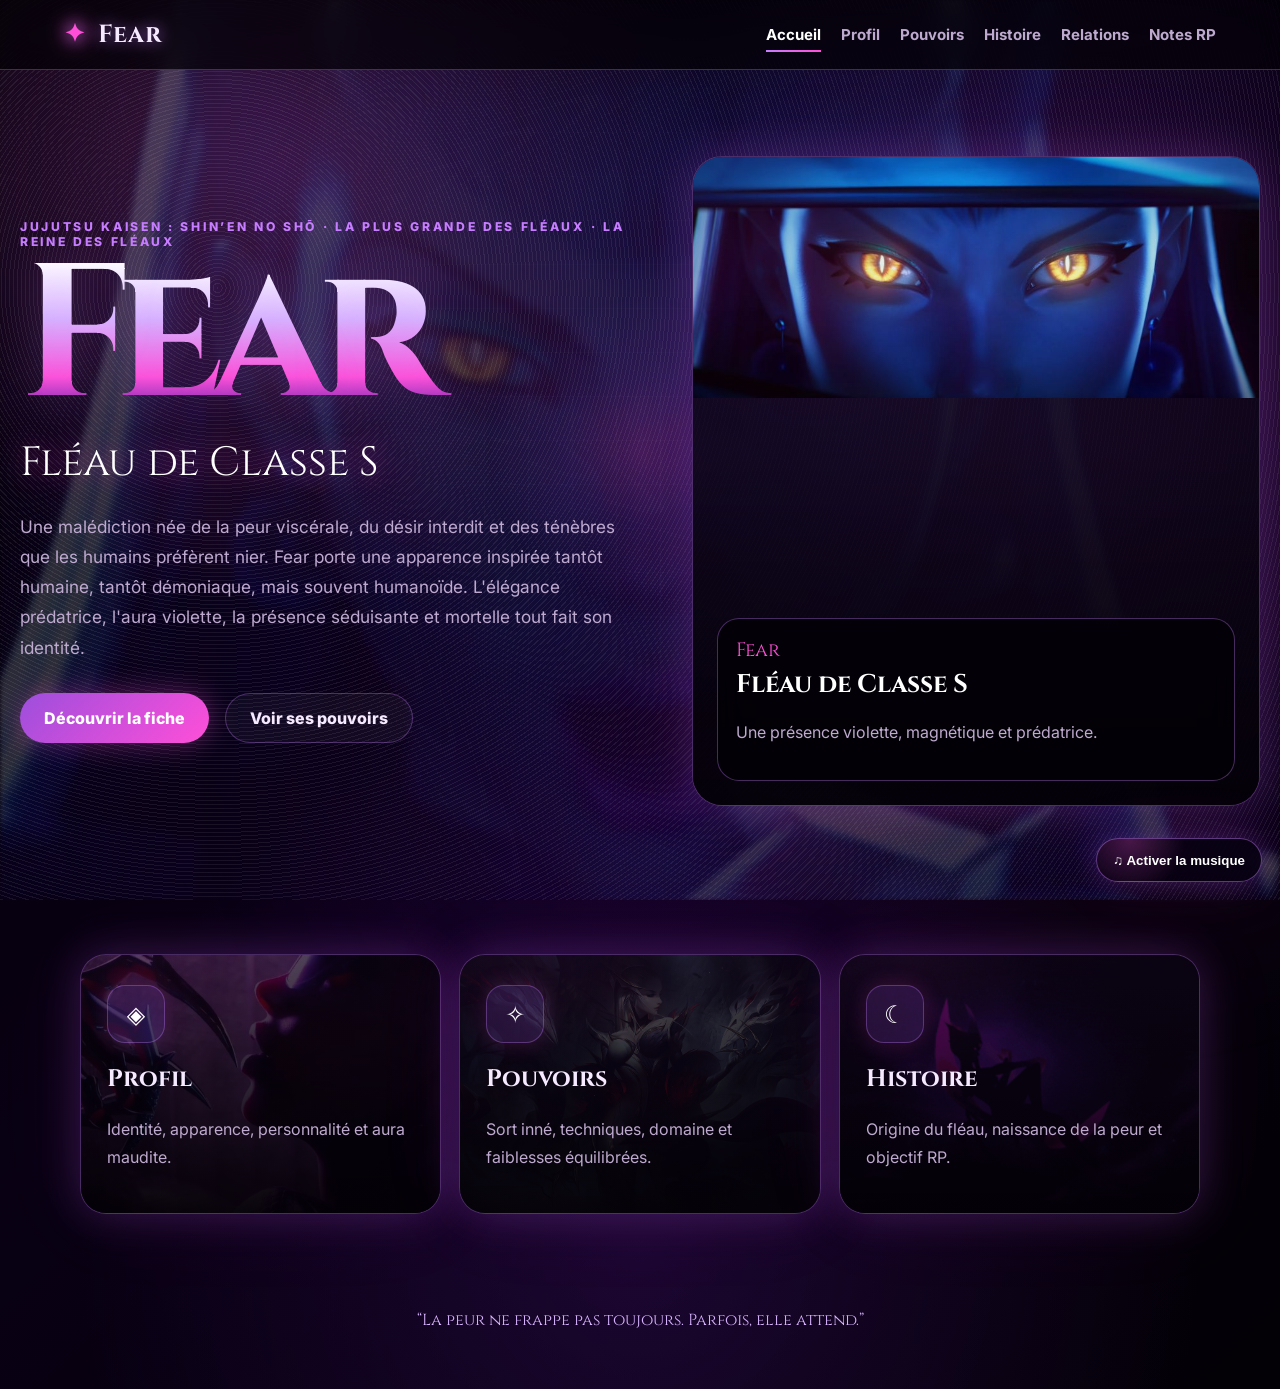
<file: index.html>
<!DOCTYPE html>
<html lang="fr">
<head>
  <meta charset="UTF-8" />
  <meta name="viewport" content="width=device-width, initial-scale=1.0" />
  <link rel="stylesheet" href="assets/css/style.css" />
  <script defer src="assets/js/main.js"></script>
  <title>Fear — Fléau Classe S</title>
</head>
<body data-page="accueil">
  <audio id="bg-music" loop>
  <source src="assets/audio/musique_fear.m4a" type="audio/mp4">
</audio>

<button class="music-toggle" id="music-toggle" type="button">
  ♫ Activer la musique
</button>
  <div class="animated-bg"><img src="assets/image/Gif2_Fear_Accueil.gif" alt=""></div>
  <div class="cursor-aura"></div>
  <div class="void-layer"></div>
  <div class="noise"></div>
  <header class="site-header">
    <a class="brand" href="index.html">
      <span class="brand-mark">✦</span>
      <span>Fear</span>
    </a>

    <button class="menu-btn" aria-label="Ouvrir le menu">☰</button>

    <nav class="nav">
      <a href="index.html">Accueil</a>
      <a href="profil.html">Profil</a>
      <a href="pouvoirs.html">Pouvoirs</a>
      <a href="histoire.html">Histoire</a>
      <a href="relations.html">Relations</a>
      <a href="notes-rp.html">Notes RP</a>
    </nav>
  </header>

  <main class="hero page-enter">
    <section class="hero-text">
      <p class="eyebrow">Jujutsu Kaisen : Shin’en no Shō · La plus Grande des Fléaux · La Reine des Fléaux</p>
      <h1>Fear</h1>
      <p class="subtitle">Fléau de Classe S</p>
      <p class="lead">Une malédiction née de la peur viscérale, du désir interdit et des ténèbres que les humains préfèrent nier. Fear porte une apparence inspirée tantôt humaine, tantôt démoniaque, mais souvent humanoïde. L'élégance prédatrice, l'aura violette, la présence séduisante et mortelle tout fait son identité.</p>
      <div class="hero-actions">
        <a class="btn primary" href="profil.html">Découvrir la fiche</a>
        <a class="btn ghost" href="pouvoirs.html">Voir ses pouvoirs</a>
      </div>
    </section>

    <aside class="hero-visual reveal tilt-card">
      <img src="assets/image/IMG_Fear_Accueil.jpg" alt="Apparence principale de Fear">
      <div class="visual-caption">
        <span>Fear</span>
        <strong>Fléau de Classe S</strong>
        <p>Une présence violette, magnétique et prédatrice.</p>
      </div>
    </aside>
  </main>

  <section class="container cards-grid">
    <a class="feature-card image-card reveal" href="profil.html">
      <img src="assets/image/IMG_fear_Sexy.jpg" alt="">
      <div><span class="icon">◈</span><h2>Profil</h2><p>Identité, apparence, personnalité et aura maudite.</p></div>
    </a>
    <a class="feature-card image-card reveal" href="pouvoirs.html">
      <img src="assets/image/IMG1_Fear_Aura.jpg" alt="">
      <div><span class="icon">✧</span><h2>Pouvoirs</h2><p>Sort inné, techniques, domaine et faiblesses équilibrées.</p></div>
    </a>
    <a class="feature-card image-card reveal" href="histoire.html">
      <img src="assets/image/Gif3_Fear_Obscure.gif" alt="">
      <div><span class="icon">☾</span><h2>Histoire</h2><p>Origine du fléau, naissance de la peur et objectif RP.</p></div>
    </a>
  </section>

  <footer class="footer">“La peur ne frappe pas toujours. Parfois, elle attend.”</footer>
</body>
</html>
</file>
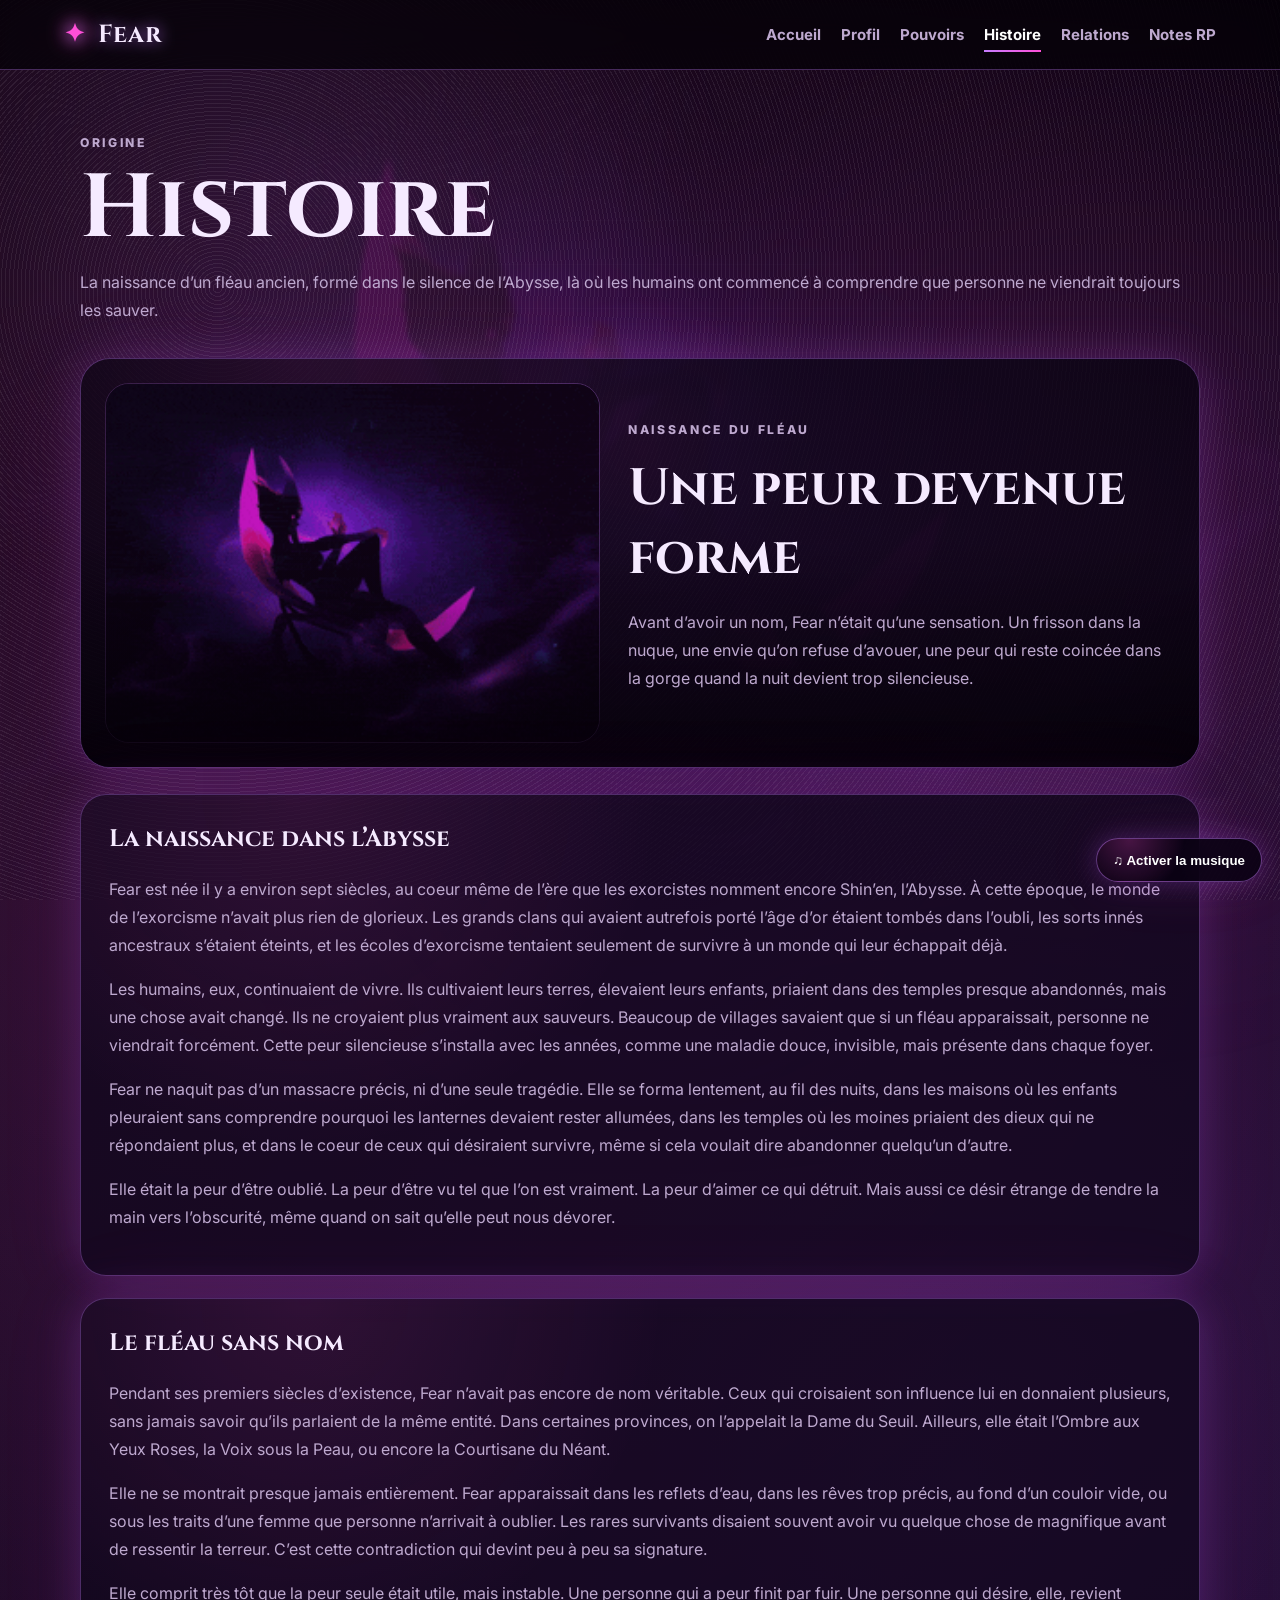
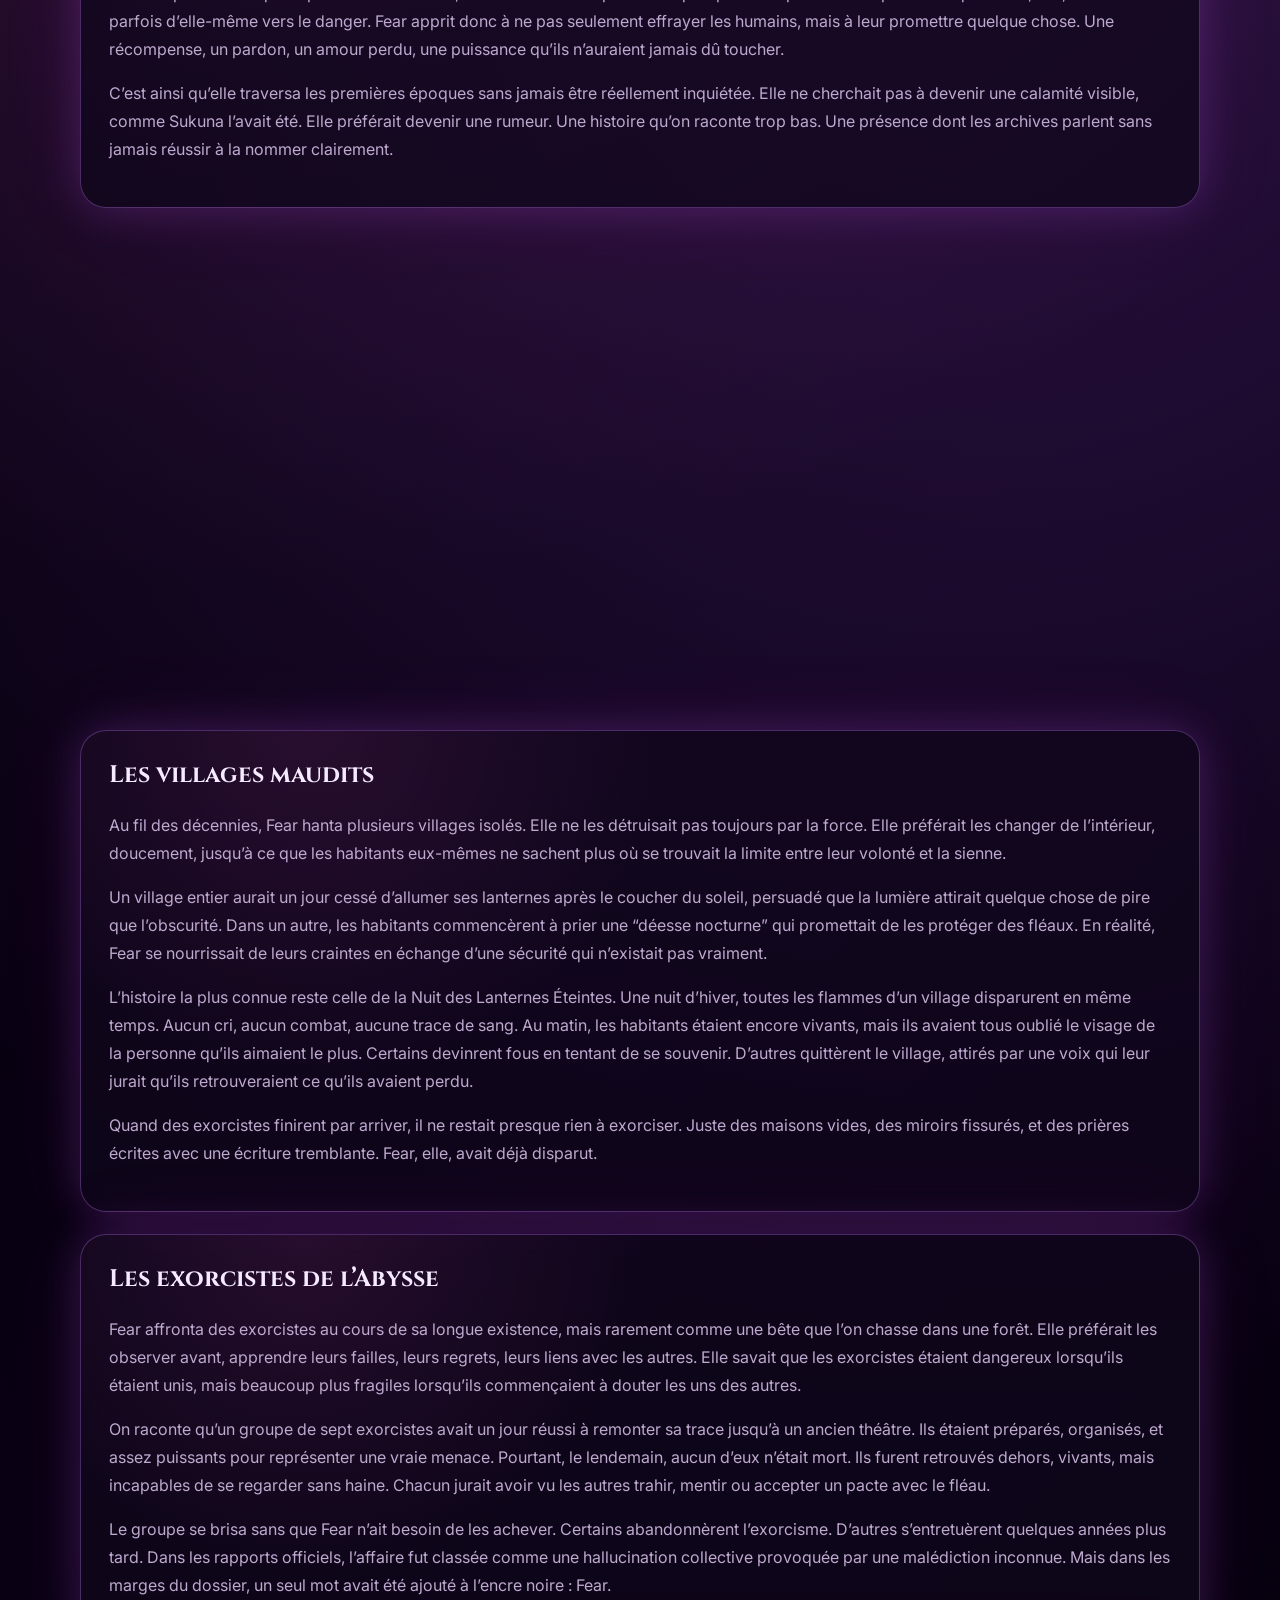
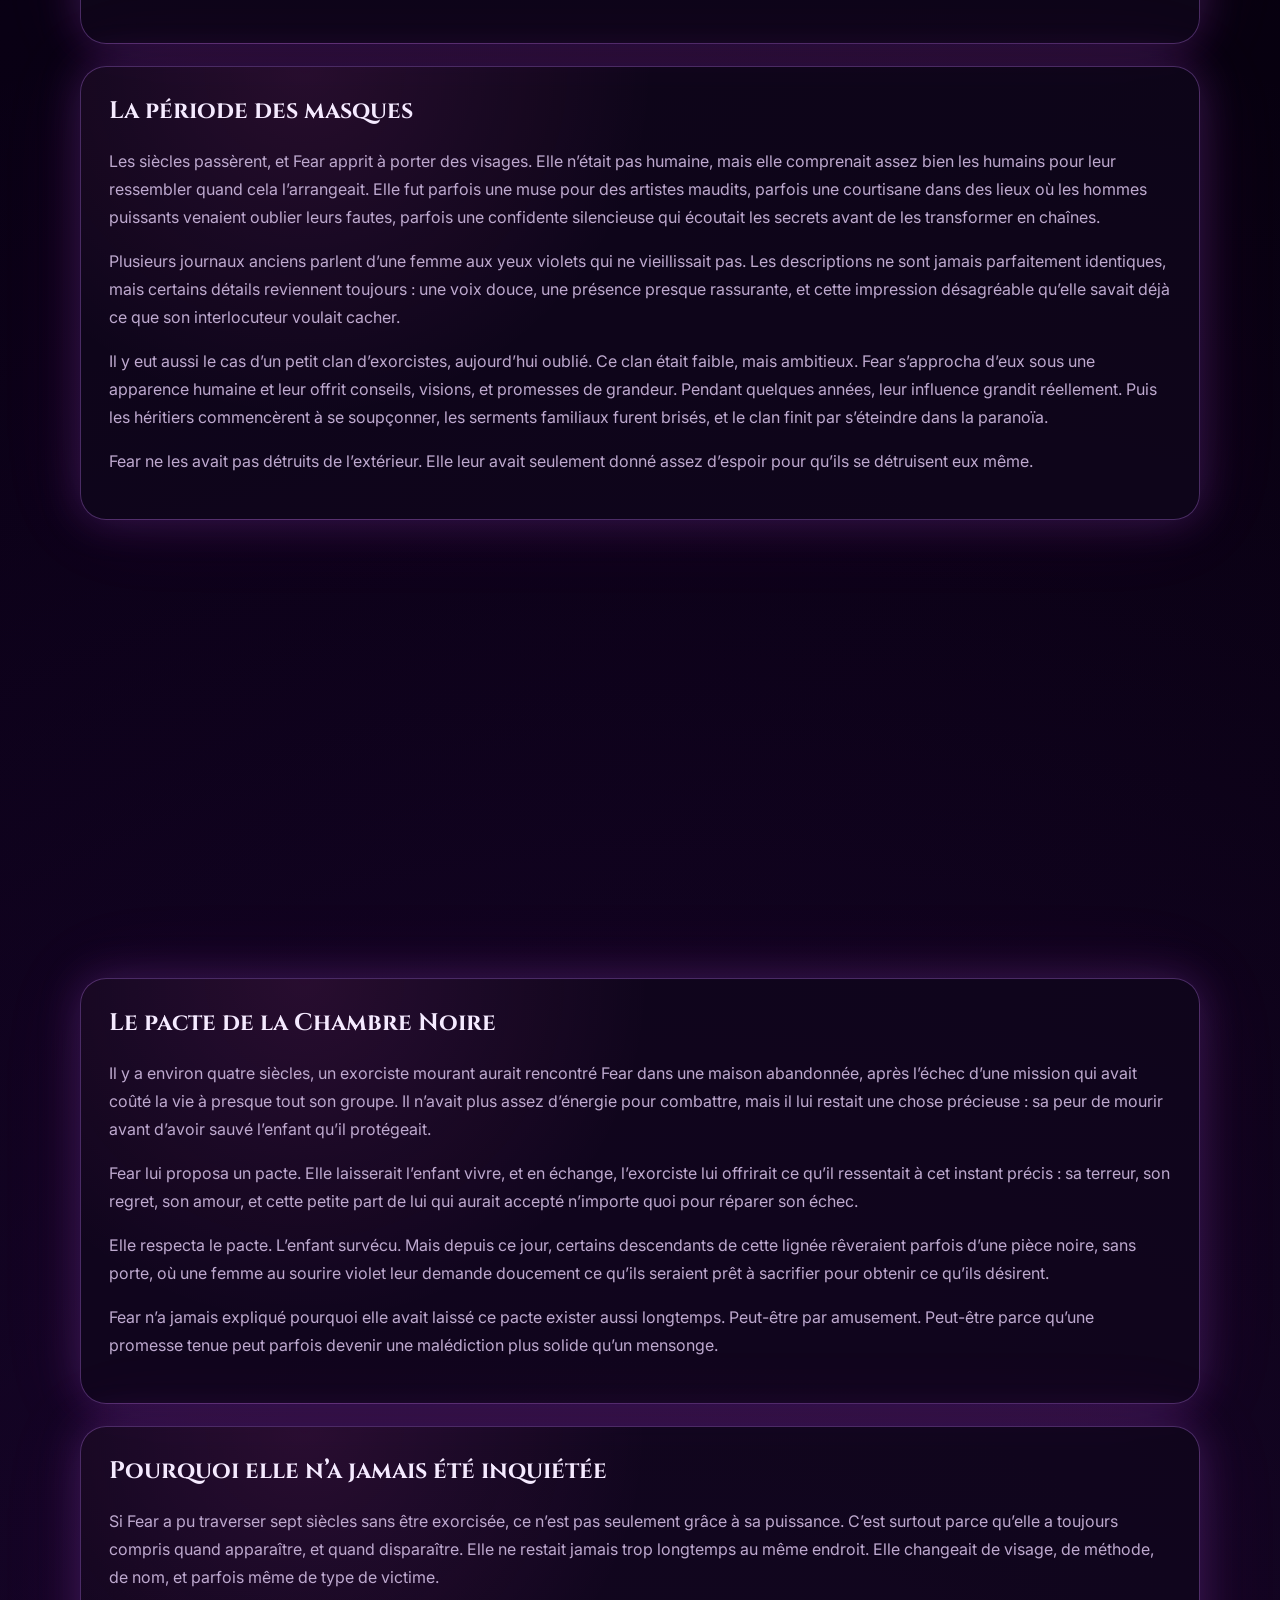
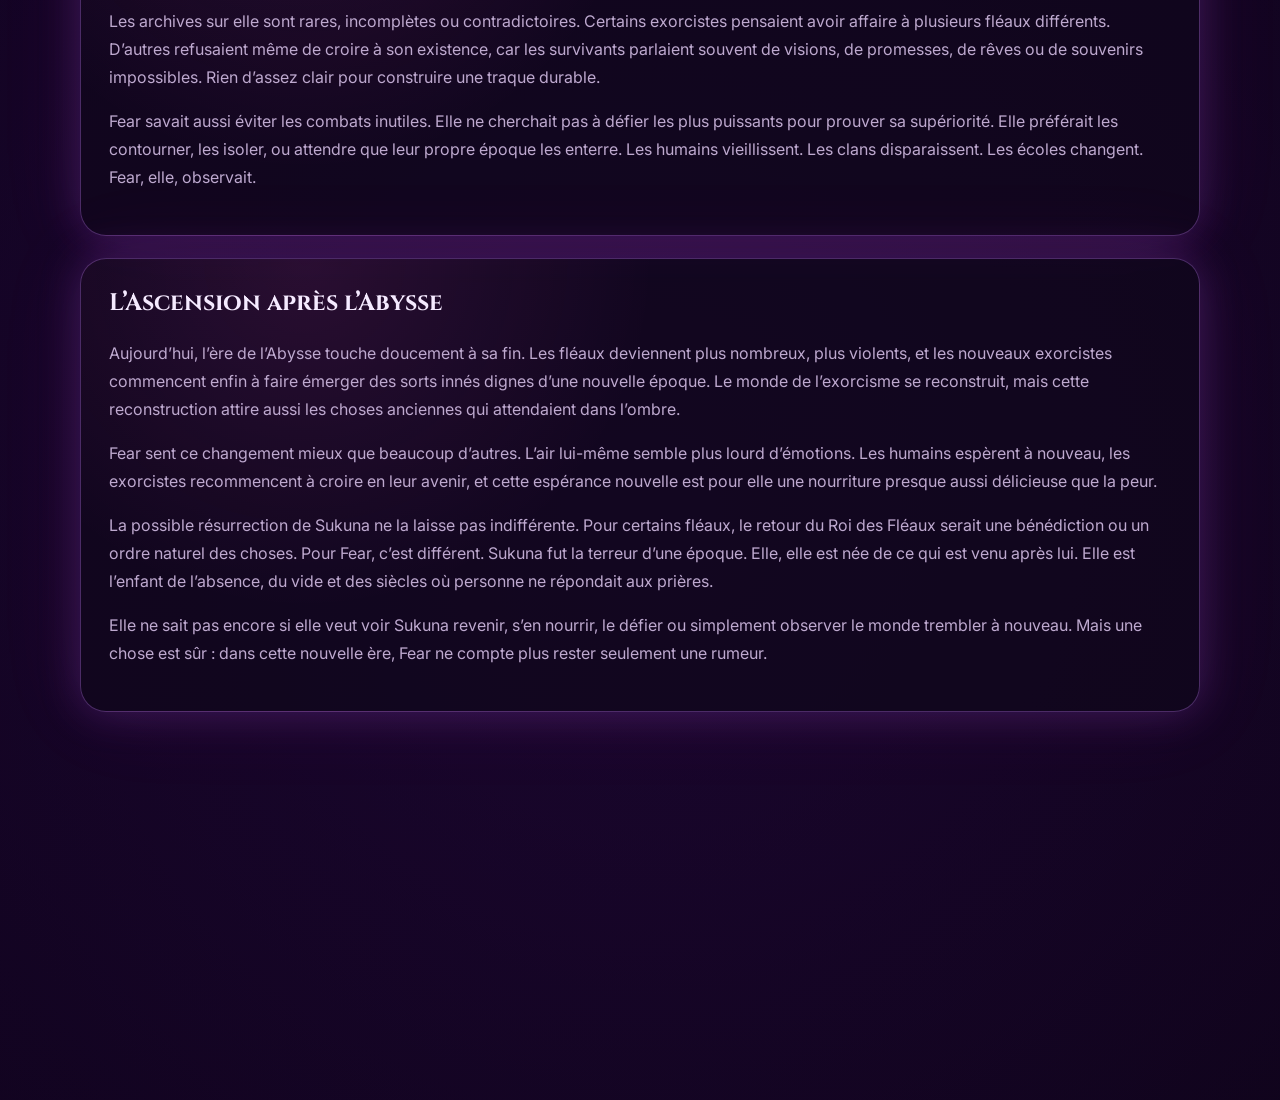
<file: histoire.html>
<!DOCTYPE html>
<html lang="fr">
<head>
  <meta charset="UTF-8" />
  <meta name="viewport" content="width=device-width, initial-scale=1.0" />
  <link rel="stylesheet" href="assets/css/style.css" />
  <script defer src="assets/js/main.js"></script>
  <title>Histoire — Fear</title>
</head>

<body data-page="histoire">
  <audio id="bg-music" loop>
    <source src="assets/audio/musique_fear.m4a" type="audio/mp4">
  </audio>

  <button class="music-toggle" id="music-toggle" type="button">
    ♫ Activer la musique
  </button>

  <div class="animated-bg soft">
    <img src="assets/image/Gif3_Fear_Obscure.gif" alt="">
  </div>

  <div class="cursor-aura"></div>
  <div class="void-layer"></div>
  <div class="noise"></div>

  <header class="site-header">
    <a class="brand" href="index.html">
      <span class="brand-mark">✦</span>
      <span>Fear</span>
    </a>

    <button class="menu-btn" aria-label="Ouvrir le menu">☰</button>

    <nav class="nav">
      <a href="index.html">Accueil</a>
      <a href="profil.html">Profil</a>
      <a href="pouvoirs.html">Pouvoirs</a>
      <a href="histoire.html">Histoire</a>
      <a href="relations.html">Relations</a>
      <a href="notes-rp.html">Notes RP</a>
    </nav>
  </header>

  <main class="container page-enter">
    <section class="page-title">
      <p class="eyebrow">Origine</p>
      <h1>Histoire</h1>
      <p>
        La naissance d’un fléau ancien, formé dans le silence de l’Abysse, là où les humains ont commencé à comprendre
        que personne ne viendrait toujours les sauver.
      </p>
    </section>

    <section class="story-hero reveal">
      <img src="assets/image/Gif3_Fear_Obscure.gif" alt="Ténèbres autour de Fear">

      <div class="story-hero-text">
        <p class="eyebrow">Naissance du fléau</p>
        <h2>Une peur devenue forme</h2>
        <p>
          Avant d’avoir un nom, Fear n’était qu’une sensation. Un frisson dans la nuque, une envie qu’on refuse
          d’avouer, une peur qui reste coincée dans la gorge quand la nuit devient trop silencieuse.
        </p>
      </div>
    </section>

    <article class="panel story reveal">
      <h2>La naissance dans l’Abysse</h2>

      <p>
        Fear est née il y a environ sept siècles, au coeur même de l’ère que les exorcistes nomment encore
        Shin’en, l’Abysse. À cette époque, le monde de l’exorcisme n’avait plus rien de glorieux. Les grands clans
        qui avaient autrefois porté l’âge d’or étaient tombés dans l’oubli, les sorts innés ancestraux s’étaient
        éteints, et les écoles d’exorcisme tentaient seulement de survivre à un monde qui leur échappait déjà.
      </p>

      <p>
        Les humains, eux, continuaient de vivre. Ils cultivaient leurs terres, élevaient leurs enfants, priaient dans
        des temples presque abandonnés, mais une chose avait changé. Ils ne croyaient plus vraiment aux sauveurs.
        Beaucoup de villages savaient que si un fléau apparaissait, personne ne viendrait forcément. Cette peur
        silencieuse s’installa avec les années, comme une maladie douce, invisible, mais présente dans chaque foyer.
      </p>

      <p>
        Fear ne naquit pas d’un massacre précis, ni d’une seule tragédie. Elle se forma lentement, au fil des nuits,
        dans les maisons où les enfants pleuraient sans comprendre pourquoi les lanternes devaient rester allumées,
        dans les temples où les moines priaient des dieux qui ne répondaient plus, et dans le coeur de ceux qui
        désiraient survivre, même si cela voulait dire abandonner quelqu’un d’autre.
      </p>

      <p>
        Elle était la peur d’être oublié. La peur d’être vu tel que l’on est vraiment. La peur d’aimer ce qui détruit.
        Mais aussi ce désir étrange de tendre la main vers l’obscurité, même quand on sait qu’elle peut nous dévorer.
      </p>
    </article>

    <article class="panel story reveal">
      <h2>Le fléau sans nom</h2>

      <p>
        Pendant ses premiers siècles d’existence, Fear n’avait pas encore de nom véritable. Ceux qui croisaient son
        influence lui en donnaient plusieurs, sans jamais savoir qu’ils parlaient de la même entité. Dans certaines
        provinces, on l’appelait la Dame du Seuil. Ailleurs, elle était l’Ombre aux Yeux Roses, la Voix sous la Peau,
        ou encore la Courtisane du Néant.
      </p>

      <p>
        Elle ne se montrait presque jamais entièrement. Fear apparaissait dans les reflets d’eau, dans les rêves trop
        précis, au fond d’un couloir vide, ou sous les traits d’une femme que personne n’arrivait à oublier. Les rares
        survivants disaient souvent avoir vu quelque chose de magnifique avant de ressentir la terreur. C’est cette
        contradiction qui devint peu à peu sa signature.
      </p>

      <p>
        Elle comprit très tôt que la peur seule était utile, mais instable. Une personne qui a peur finit par fuir.
        Une personne qui désire, elle, revient parfois d’elle-même vers le danger. Fear apprit donc à ne pas seulement
        effrayer les humains, mais à leur promettre quelque chose. Une récompense, un pardon, un amour perdu, une
        puissance qu’ils n’auraient jamais dû toucher.
      </p>

      <p>
        C’est ainsi qu’elle traversa les premières époques sans jamais être réellement inquiétée. Elle ne cherchait pas
        à devenir une calamité visible, comme Sukuna l’avait été. Elle préférait devenir une rumeur. Une histoire qu’on
        raconte trop bas. Une présence dont les archives parlent sans jamais réussir à la nommer clairement.
      </p>
    </article>

    <section class="wide-image reveal">
      <img src="assets/image/IMG_Fear_Accueil.jpg" alt="Présence de Fear">
    </section>

    <article class="panel story reveal">
      <h2>Les villages maudits</h2>

      <p>
        Au fil des décennies, Fear hanta plusieurs villages isolés. Elle ne les détruisait pas toujours par la force.
        Elle préférait les changer de l’intérieur, doucement, jusqu’à ce que les habitants eux-mêmes ne sachent plus
        où se trouvait la limite entre leur volonté et la sienne.
      </p>

      <p>
        Un village entier aurait un jour cessé d’allumer ses lanternes après le coucher du soleil, persuadé que la
        lumière attirait quelque chose de pire que l’obscurité. Dans un autre, les habitants commencèrent à prier une
        “déesse nocturne” qui promettait de les protéger des fléaux. En réalité, Fear se nourrissait de leurs craintes
        en échange d’une sécurité qui n’existait pas vraiment.
      </p>

      <p>
        L’histoire la plus connue reste celle de la Nuit des Lanternes Éteintes. Une nuit d’hiver, toutes les flammes
        d’un village disparurent en même temps. Aucun cri, aucun combat, aucune trace de sang. Au matin, les habitants
        étaient encore vivants, mais ils avaient tous oublié le visage de la personne qu’ils aimaient le plus. Certains
        devinrent fous en tentant de se souvenir. D’autres quittèrent le village, attirés par une voix qui leur jurait
        qu’ils retrouveraient ce qu’ils avaient perdu.
      </p>

      <p>
        Quand des exorcistes finirent par arriver, il ne restait presque rien à exorciser. Juste des maisons vides,
        des miroirs fissurés, et des prières écrites avec une écriture tremblante. Fear, elle, avait déjà disparut.
      </p>
    </article>

    <article class="panel story reveal">
      <h2>Les exorcistes de l’Abysse</h2>

      <p>
        Fear affronta des exorcistes au cours de sa longue existence, mais rarement comme une bête que l’on chasse
        dans une forêt. Elle préférait les observer avant, apprendre leurs failles, leurs regrets, leurs liens avec les
        autres. Elle savait que les exorcistes étaient dangereux lorsqu’ils étaient unis, mais beaucoup plus fragiles
        lorsqu’ils commençaient à douter les uns des autres.
      </p>

      <p>
        On raconte qu’un groupe de sept exorcistes avait un jour réussi à remonter sa trace jusqu’à un ancien théâtre.
        Ils étaient préparés, organisés, et assez puissants pour représenter une vraie menace. Pourtant, le lendemain,
        aucun d’eux n’était mort. Ils furent retrouvés dehors, vivants, mais incapables de se regarder sans haine.
        Chacun jurait avoir vu les autres trahir, mentir ou accepter un pacte avec le fléau.
      </p>

      <p>
        Le groupe se brisa sans que Fear n’ait besoin de les achever. Certains abandonnèrent l’exorcisme. D’autres
        s’entretuèrent quelques années plus tard. Dans les rapports officiels, l’affaire fut classée comme une
        hallucination collective provoquée par une malédiction inconnue. Mais dans les marges du dossier, un seul mot
        avait été ajouté à l’encre noire : Fear.
      </p>
    </article>

    <article class="panel story reveal">
      <h2>La période des masques</h2>

      <p>
        Les siècles passèrent, et Fear apprit à porter des visages. Elle n’était pas humaine, mais elle comprenait
        assez bien les humains pour leur ressembler quand cela l’arrangeait. Elle fut parfois une muse pour des artistes
        maudits, parfois une courtisane dans des lieux où les hommes puissants venaient oublier leurs fautes, parfois
        une confidente silencieuse qui écoutait les secrets avant de les transformer en chaînes.
      </p>

      <p>
        Plusieurs journaux anciens parlent d’une femme aux yeux violets qui ne vieillissait pas. Les descriptions ne
        sont jamais parfaitement identiques, mais certains détails reviennent toujours : une voix douce, une présence
        presque rassurante, et cette impression désagréable qu’elle savait déjà ce que son interlocuteur voulait cacher.
      </p>

      <p>
        Il y eut aussi le cas d’un petit clan d’exorcistes, aujourd’hui oublié. Ce clan était faible, mais ambitieux.
        Fear s’approcha d’eux sous une apparence humaine et leur offrit conseils, visions, et promesses de grandeur.
        Pendant quelques années, leur influence grandit réellement. Puis les héritiers commencèrent à se soupçonner,
        les serments familiaux furent brisés, et le clan finit par s’éteindre dans la paranoïa.
      </p>

      <p>
        Fear ne les avait pas détruits de l’extérieur. Elle leur avait seulement donné assez d’espoir pour qu’ils se
        détruisent eux même.
      </p>
    </article>

    <section class="story-hero reveal">
      <img src="assets/image/Gif3_Fear_Obscure.gif" alt="Ombres de Fear">

      <div class="story-hero-text">
        <p class="eyebrow">Un ancien pacte</p>
        <h2>La Chambre Noire</h2>
        <p>
          Parmi toutes les histoires liées à Fear, l’une reste plus étrange que les autres : celle d’un pacte qu’elle
          aurait accepté, et qu’elle n’aurait jamais rompu.
        </p>
      </div>
    </section>

    <article class="panel story reveal">
      <h2>Le pacte de la Chambre Noire</h2>

      <p>
        Il y a environ quatre siècles, un exorciste mourant aurait rencontré Fear dans une maison abandonnée, après
        l’échec d’une mission qui avait coûté la vie à presque tout son groupe. Il n’avait plus assez d’énergie pour
        combattre, mais il lui restait une chose précieuse : sa peur de mourir avant d’avoir sauvé l’enfant qu’il
        protégeait.
      </p>

      <p>
        Fear lui proposa un pacte. Elle laisserait l’enfant vivre, et en échange, l’exorciste lui offrirait ce qu’il
        ressentait à cet instant précis : sa terreur, son regret, son amour, et cette petite part de lui qui aurait
        accepté n’importe quoi pour réparer son échec.
      </p>

      <p>
        Elle respecta le pacte. L’enfant survécu. Mais depuis ce jour, certains descendants de cette lignée rêveraient
        parfois d’une pièce noire, sans porte, où une femme au sourire violet leur demande doucement ce qu’ils seraient
        prêt à sacrifier pour obtenir ce qu’ils désirent.
      </p>

      <p>
        Fear n’a jamais expliqué pourquoi elle avait laissé ce pacte exister aussi longtemps. Peut-être par amusement.
        Peut-être parce qu’une promesse tenue peut parfois devenir une malédiction plus solide qu’un mensonge.
      </p>
    </article>

    <article class="panel story reveal">
      <h2>Pourquoi elle n’a jamais été inquiétée</h2>

      <p>
        Si Fear a pu traverser sept siècles sans être exorcisée, ce n’est pas seulement grâce à sa puissance. C’est
        surtout parce qu’elle a toujours compris quand apparaître, et quand disparaître. Elle ne restait jamais trop
        longtemps au même endroit. Elle changeait de visage, de méthode, de nom, et parfois même de type de victime.
      </p>

      <p>
        Les archives sur elle sont rares, incomplètes ou contradictoires. Certains exorcistes pensaient avoir affaire
        à plusieurs fléaux différents. D’autres refusaient même de croire à son existence, car les survivants parlaient
        souvent de visions, de promesses, de rêves ou de souvenirs impossibles. Rien d’assez clair pour construire une
        traque durable.
      </p>

      <p>
        Fear savait aussi éviter les combats inutiles. Elle ne cherchait pas à défier les plus puissants pour prouver
        sa supériorité. Elle préférait les contourner, les isoler, ou attendre que leur propre époque les enterre.
        Les humains vieillissent. Les clans disparaissent. Les écoles changent. Fear, elle, observait.
      </p>
    </article>

    <article class="panel story reveal">
      <h2>L’Ascension après l’Abysse</h2>

      <p>
        Aujourd’hui, l’ère de l’Abysse touche doucement à sa fin. Les fléaux deviennent plus nombreux, plus violents,
        et les nouveaux exorcistes commencent enfin à faire émerger des sorts innés dignes d’une nouvelle époque.
        Le monde de l’exorcisme se reconstruit, mais cette reconstruction attire aussi les choses anciennes qui
        attendaient dans l’ombre.
      </p>

      <p>
        Fear sent ce changement mieux que beaucoup d’autres. L’air lui-même semble plus lourd d’émotions. Les humains
        espèrent à nouveau, les exorcistes recommencent à croire en leur avenir, et cette espérance nouvelle est pour
        elle une nourriture presque aussi délicieuse que la peur.
      </p>

      <p>
        La possible résurrection de Sukuna ne la laisse pas indifférente. Pour certains fléaux, le retour du Roi des
        Fléaux serait une bénédiction ou un ordre naturel des choses. Pour Fear, c’est différent. Sukuna fut la terreur
        d’une époque. Elle, elle est née de ce qui est venu après lui. Elle est l’enfant de l’absence, du vide et des
        siècles où personne ne répondait aux prières.
      </p>

      <p>
        Elle ne sait pas encore si elle veut voir Sukuna revenir, s’en nourrir, le défier ou simplement observer le
        monde trembler à nouveau. Mais une chose est sûr : dans cette nouvelle ère, Fear ne compte plus rester seulement
        une rumeur.
      </p>
    </article>

    <article class="panel story reveal">
      <h2>Rôle en RP</h2>

      <p>
        Fear peut agir comme une menace lente, psychologique, presque intime. Elle ne débarque pas toujours pour tuer.
        Parfois, elle parle. Elle écoute. Elle promet. Elle montre à quelqu’un ce qu’il désire le plus, puis attend de
        voir jusqu’où cette personne est prête à tomber pour l’obtenir.
      </p>

      <p>
        Elle peut être utilisée comme antagoniste majeure, comme tentatrice, comme alliée temporaire dangereuse, ou
        comme présence ancienne qui connaît des secrets perdus de l’Abysse. Sa force ne vient pas seulement de son rang
        de fléau de Classe S, mais de sa patience. Elle a survécu à des époques entières, et elle sait que les coeurs
        humains se brisent souvent avant les corps.
      </p>
    </article>
  </main>
</body>
</html>
</file>
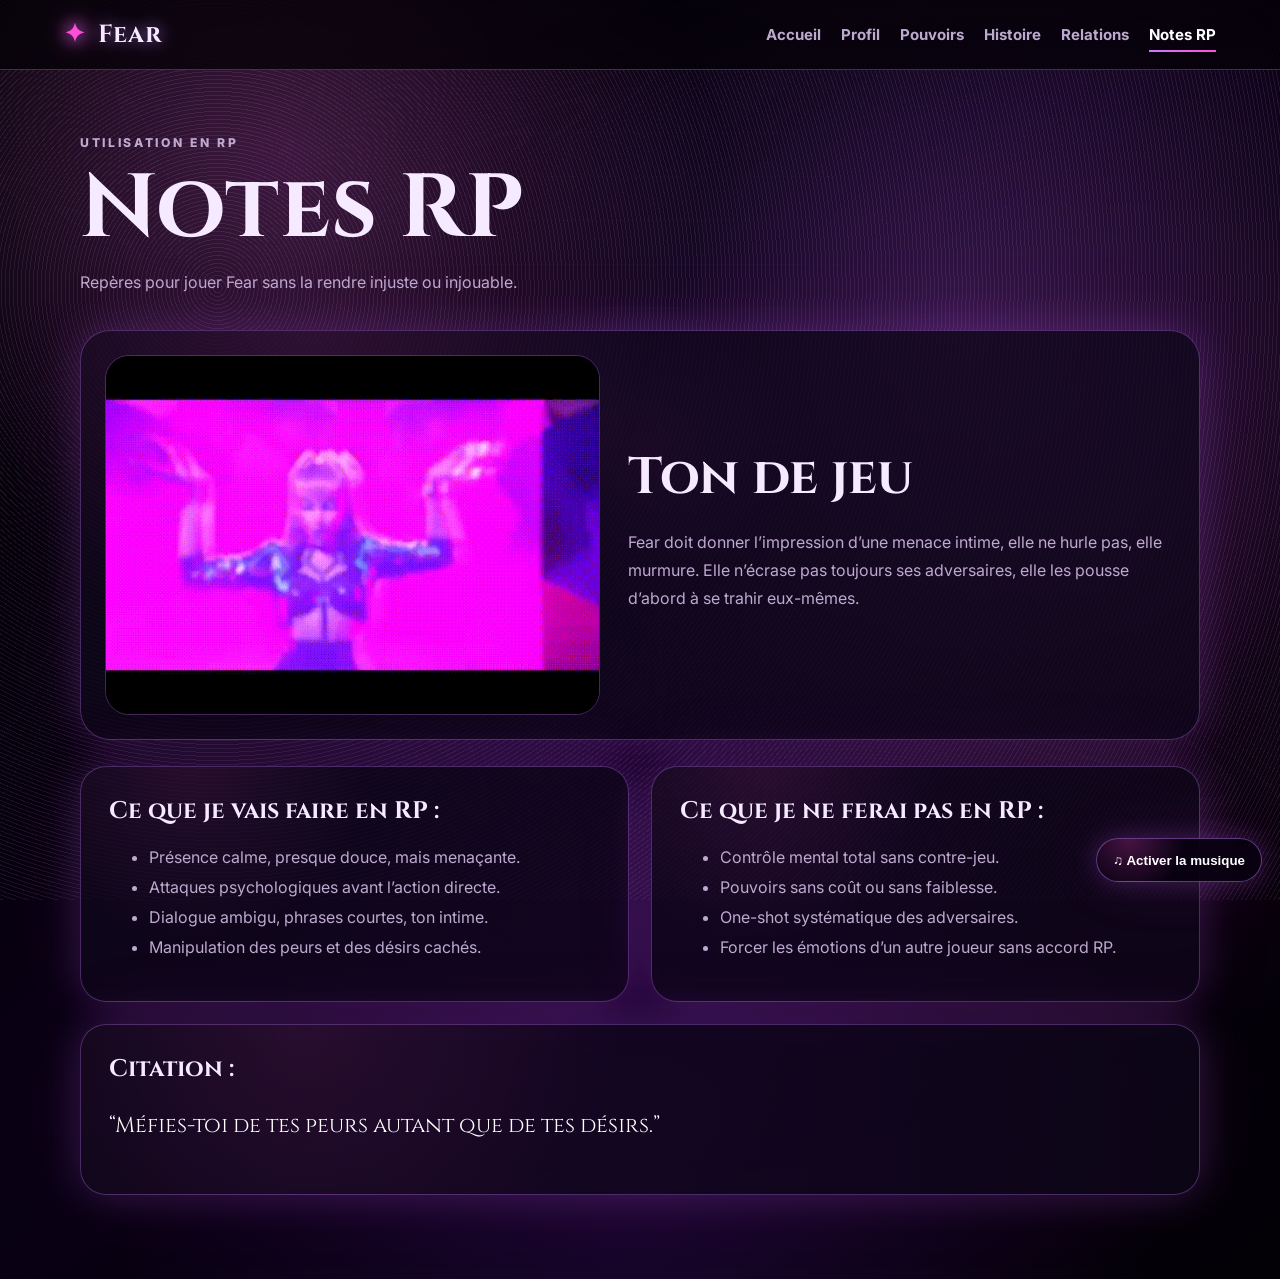
<file: notes-rp.html>
<!DOCTYPE html>
<html lang="fr">
<head>
  <meta charset="UTF-8" />
  <meta name="viewport" content="width=device-width, initial-scale=1.0" />
  <link rel="stylesheet" href="assets/css/style.css" />
  <script defer src="assets/js/main.js"></script>
  <title>Notes RP — Fear</title>
</head>
<body data-page="notes">
  <audio id="bg-music" loop>
  <source src="assets/audio/musique_fear.m4a" type="audio/mp4">
</audio>

<button class="music-toggle" id="music-toggle" type="button">
  ♫ Activer la musique
</button>
  <div class="cursor-aura"></div><div class="void-layer"></div><div class="noise"></div>
  <header class="site-header">
    <a class="brand" href="index.html">
      <span class="brand-mark">✦</span>
      <span>Fear</span>
    </a>

    <button class="menu-btn" aria-label="Ouvrir le menu">☰</button>

    <nav class="nav">
      <a href="index.html">Accueil</a>
      <a href="profil.html">Profil</a>
      <a href="pouvoirs.html">Pouvoirs</a>
      <a href="histoire.html">Histoire</a>
      <a href="relations.html">Relations</a>
      <a href="notes-rp.html">Notes RP</a>
    </nav>
  </header>
  <main class="container page-enter">
    <section class="page-title"><p class="eyebrow">Utilisation en RP</p><h1>Notes RP</h1><p>Repères pour jouer Fear sans la rendre injuste ou injouable.</p></section>
    <section class="notes-banner reveal"><img src="assets/image/Gif1_Fear_Aura.gif" alt="Aura de Fear"><div><h2>Ton de jeu</h2><p>Fear doit donner l’impression d’une menace intime, elle ne hurle pas, elle murmure. Elle n’écrase pas toujours ses adversaires, elle les pousse d’abord à se trahir eux-mêmes.</p></div></section>
    <section class="grid two"><article class="panel reveal"><h2>Ce que je vais faire en RP :</h2><ul><li>Présence calme, presque douce, mais menaçante.</li><li>Attaques psychologiques avant l’action directe.</li><li>Dialogue ambigu, phrases courtes, ton intime.</li><li>Manipulation des peurs et des désirs cachés.</li></ul></article><article class="panel reveal"><h2>Ce que je ne ferai pas en RP :</h2><ul><li>Contrôle mental total sans contre-jeu.</li><li>Pouvoirs sans coût ou sans faiblesse.</li><li>One-shot systématique des adversaires.</li><li>Forcer les émotions d’un autre joueur sans accord RP.</li></ul></article></section>
    <section class="panel reveal"><h2>Citation :</h2><p class="rp-line">“Méfies-toi de tes peurs autant que de tes désirs.”</p></section>
  </main>
</body>
</html>
</file>
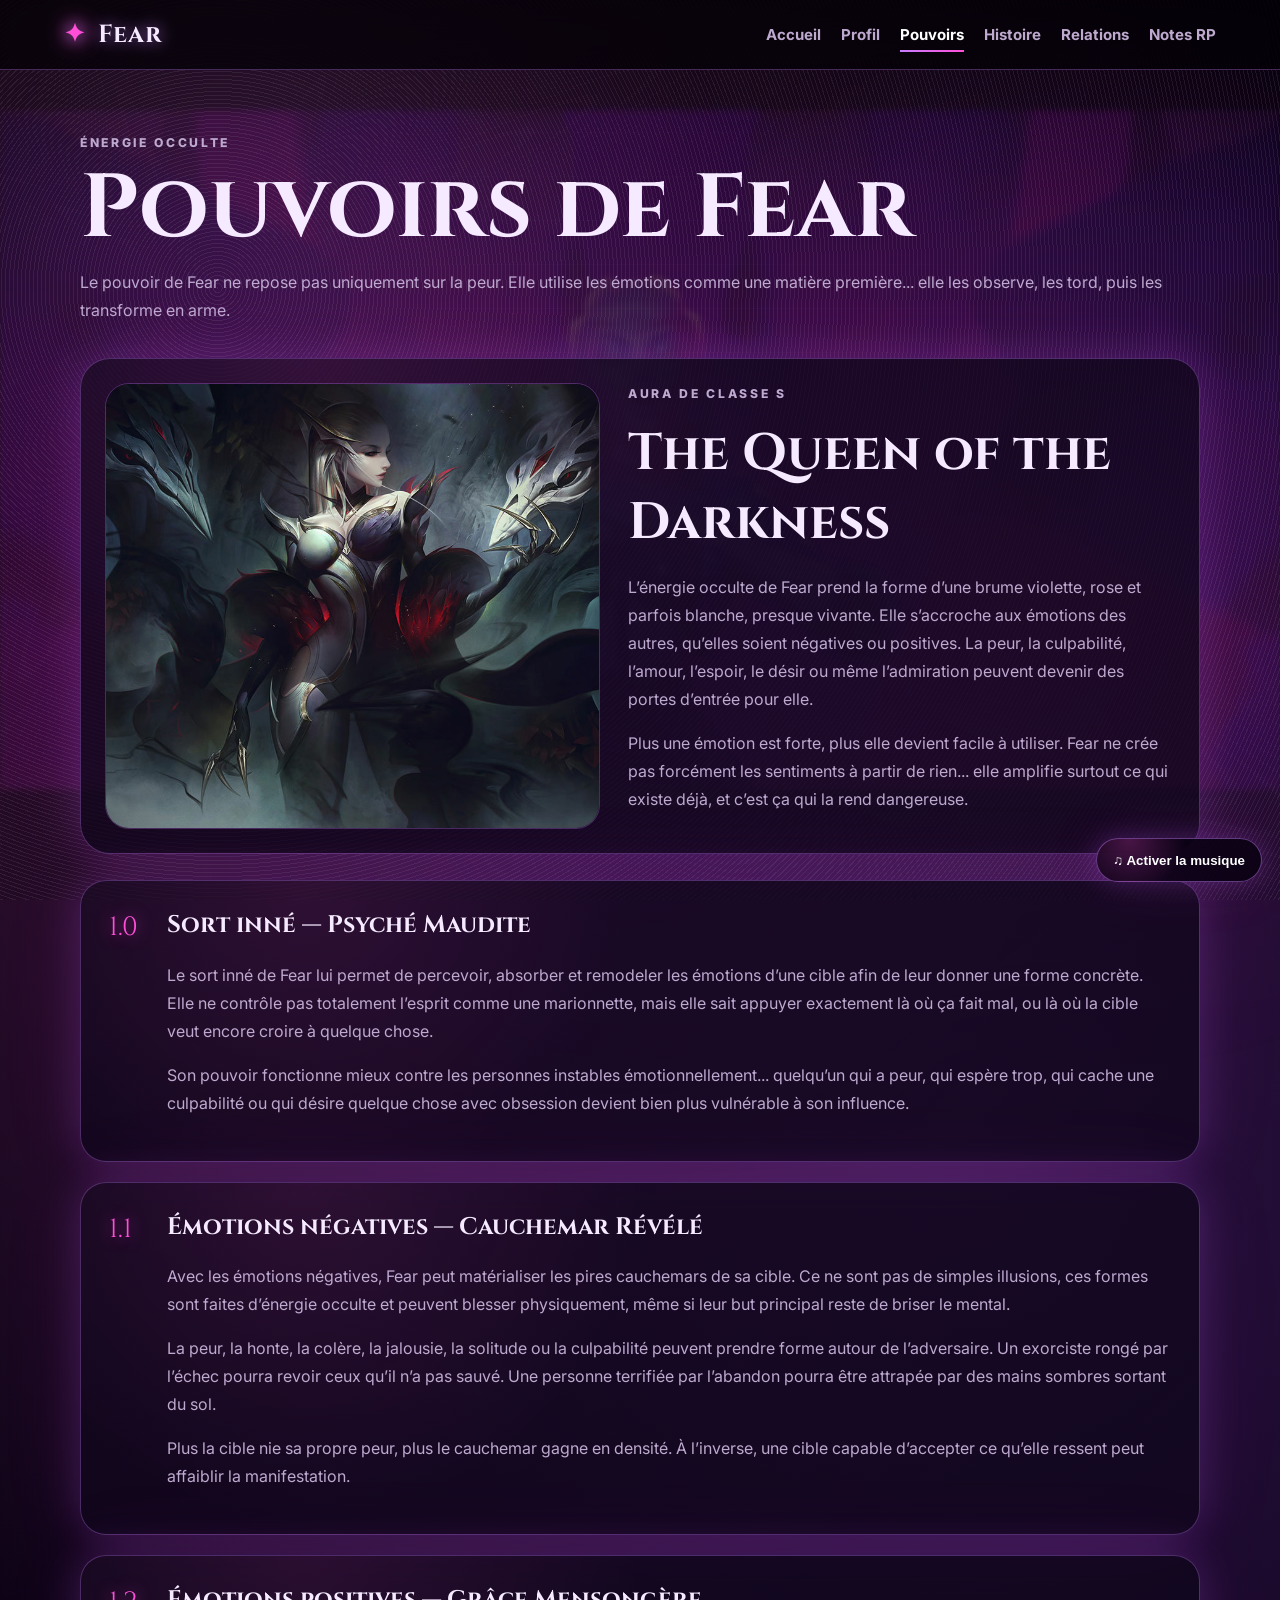
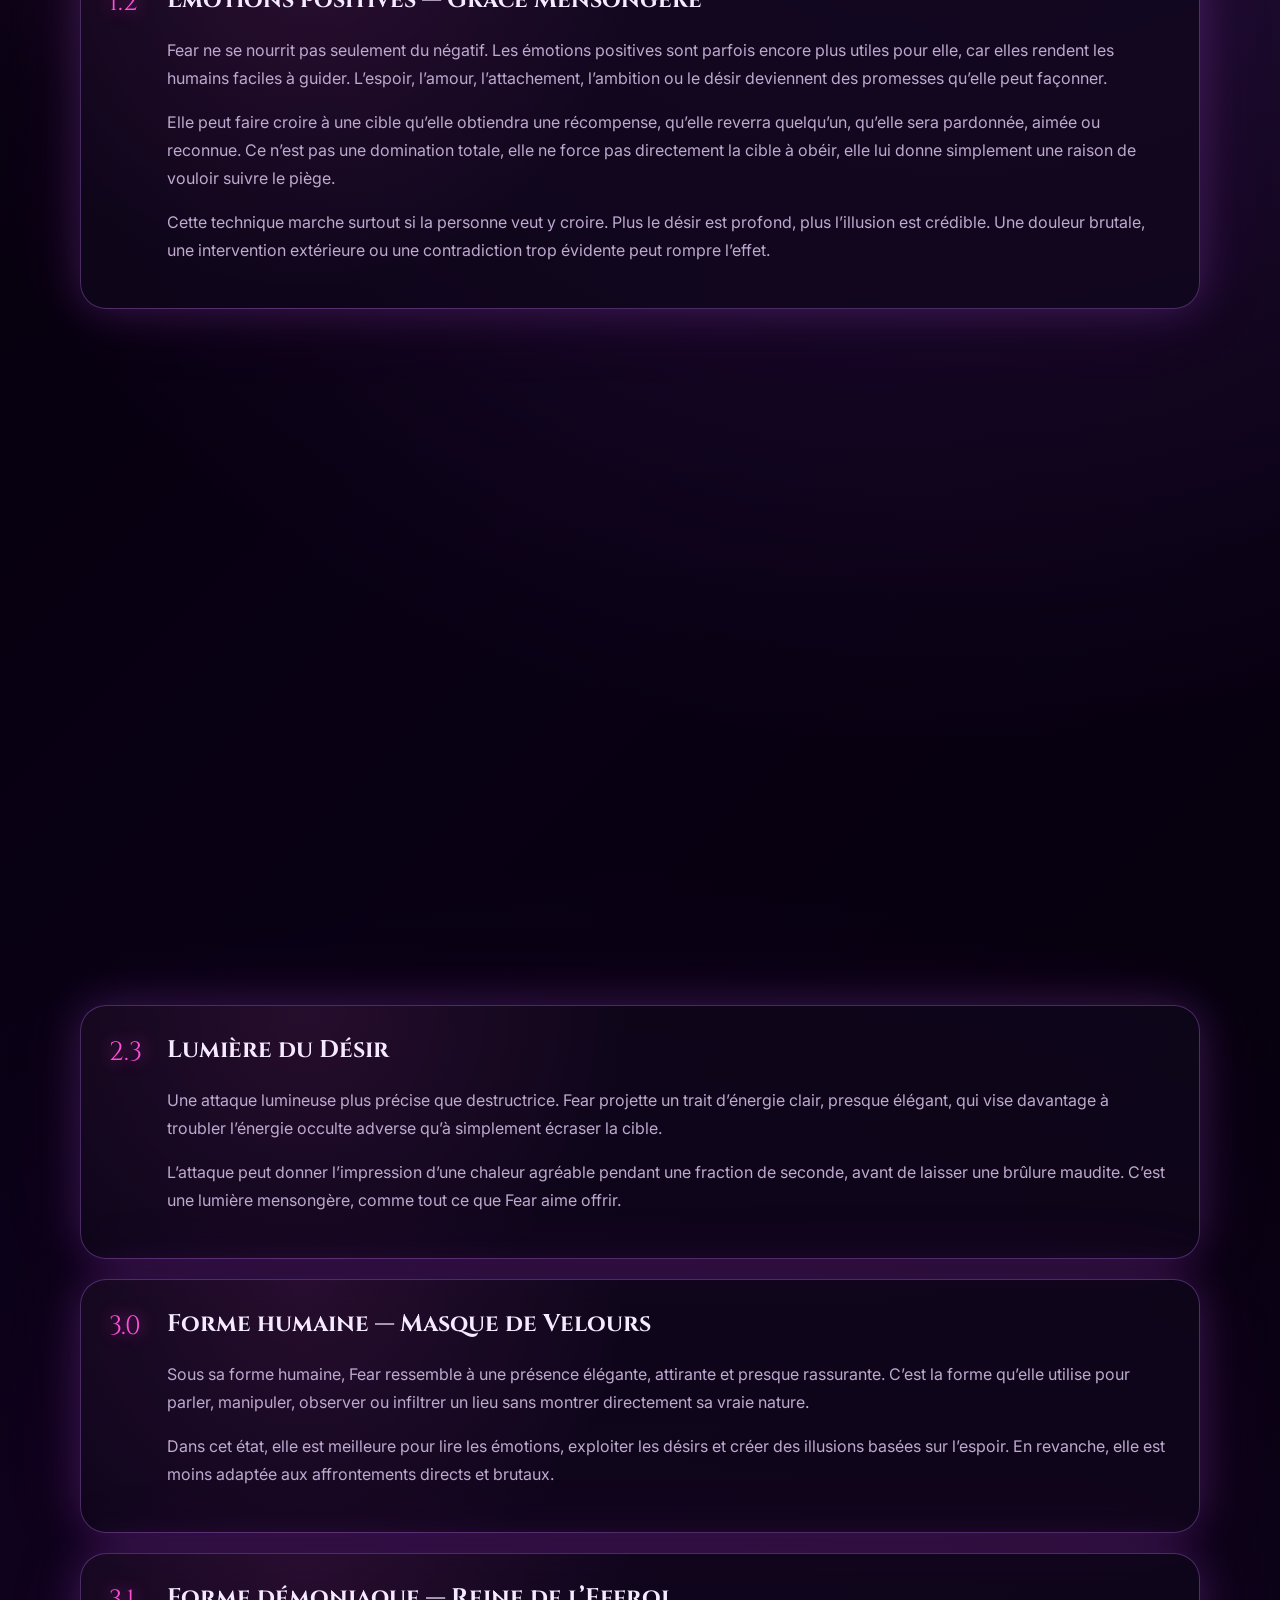
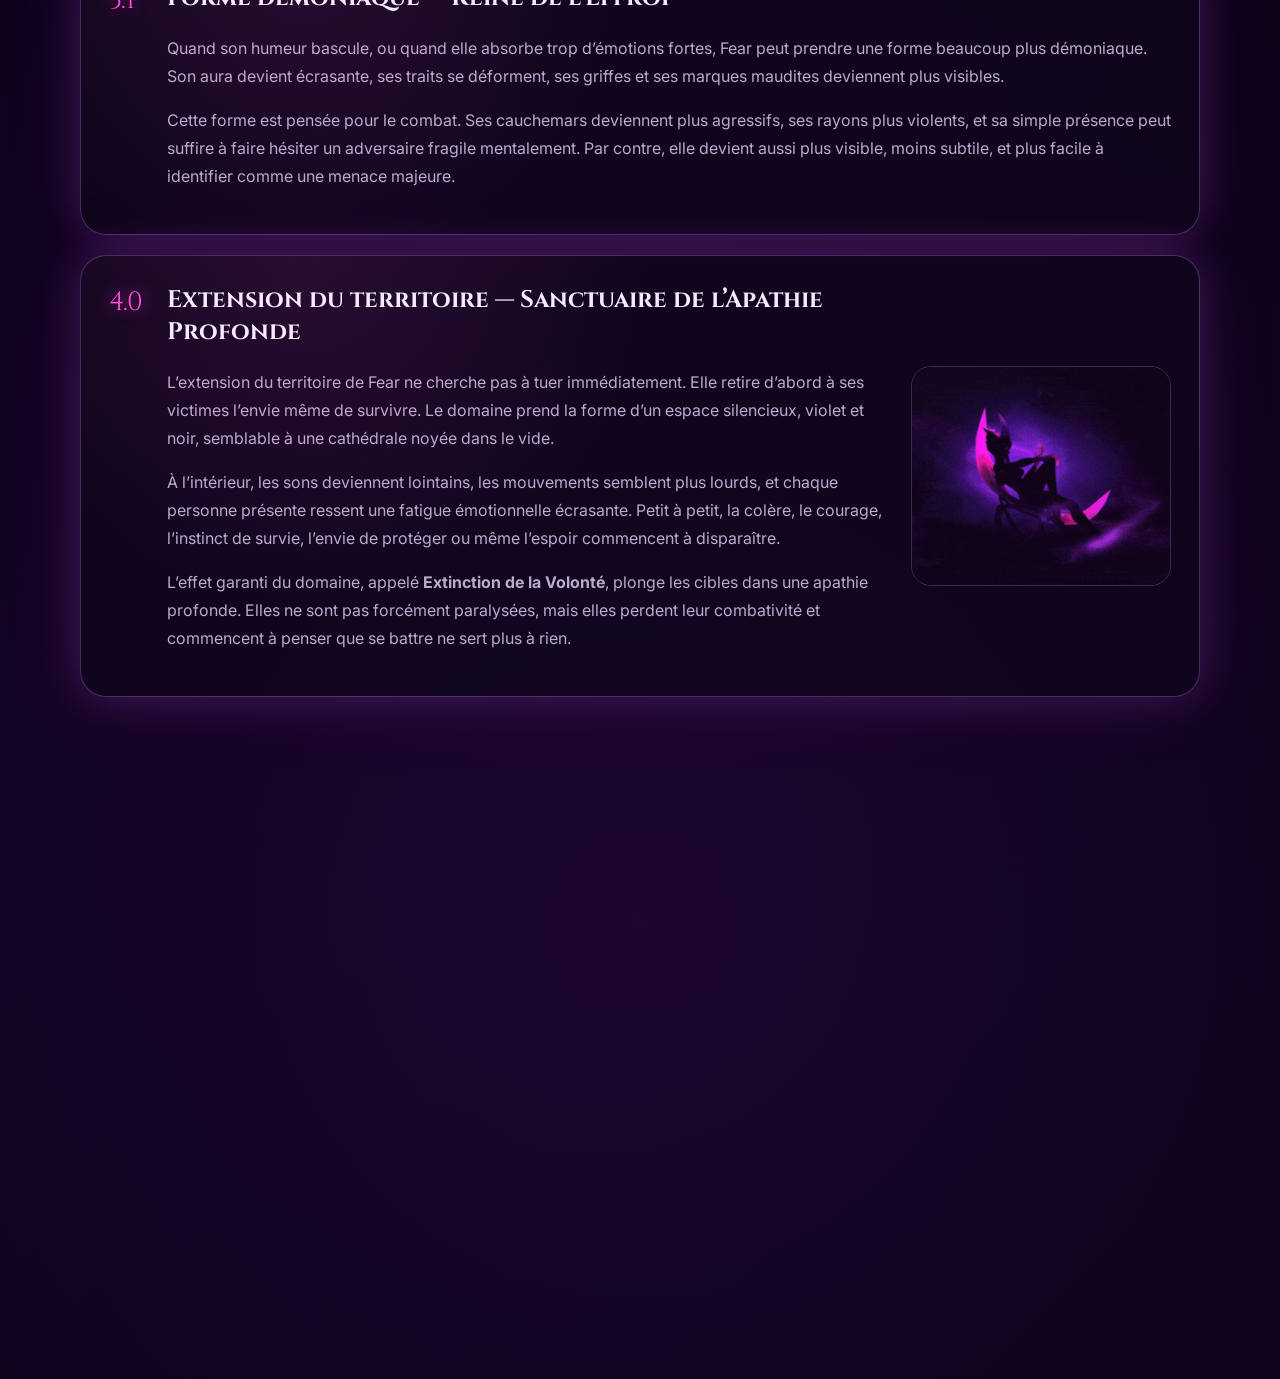
<file: pouvoirs.html>
<!DOCTYPE html>
<html lang="fr">
<head>
  <meta charset="UTF-8" />
  <meta name="viewport" content="width=device-width, initial-scale=1.0" />
  <link rel="stylesheet" href="assets/css/style.css" />
  <script defer src="assets/js/main.js"></script>
  <title>Pouvoirs — Fear</title>
</head>

<body data-page="pouvoirs">
  <audio id="bg-music" loop>
    <source src="assets/audio/musique_fear.m4a" type="audio/mp4">
  </audio>

  <button class="music-toggle" id="music-toggle" type="button">
    ♫ Activer la musique
  </button>

  <div class="animated-bg soft">
    <img src="assets/image/Gif1_Fear_Aura.gif" alt="">
  </div>

  <div class="cursor-aura"></div>
  <div class="void-layer"></div>
  <div class="noise"></div>

  <header class="site-header">
    <a class="brand" href="index.html">
      <span class="brand-mark">✦</span>
      <span>Fear</span>
    </a>

    <button class="menu-btn" aria-label="Ouvrir le menu">☰</button>

    <nav class="nav">
      <a href="index.html">Accueil</a>
      <a href="profil.html">Profil</a>
      <a href="pouvoirs.html">Pouvoirs</a>
      <a href="histoire.html">Histoire</a>
      <a href="relations.html">Relations</a>
      <a href="notes-rp.html">Notes RP</a>
    </nav>
  </header>

  <main class="container page-enter">
    <section class="page-title">
      <p class="eyebrow">Énergie occulte</p>
      <h1>Pouvoirs de Fear</h1>
      <p>
        Le pouvoir de Fear ne repose pas uniquement sur la peur. Elle utilise les émotions comme une matière première...
        elle les observe, les tord, puis les transforme en arme.
      </p>
    </section>

    <section class="power-banner reveal">
      <img src="assets/image/IMG1_Fear_Aura.jpg" alt="Aura maudite de Fear">

      <div>
        <p class="eyebrow">Aura de Classe S</p>
        <h2>The Queen of the Darkness</h2>
        <p>
          L’énergie occulte de Fear prend la forme d’une brume violette, rose et parfois blanche, presque vivante.
          Elle s’accroche aux émotions des autres, qu’elles soient négatives ou positives. La peur, la culpabilité,
          l’amour, l’espoir, le désir ou même l’admiration peuvent devenir des portes d’entrée pour elle.
        </p>
        <p>
          Plus une émotion est forte, plus elle devient facile à utiliser. Fear ne crée pas forcément les sentiments
          à partir de rien... elle amplifie surtout ce qui existe déjà, et c’est ça qui la rend dangereuse.
        </p>
      </div>
    </section>

    <section class="timeline">
      <article class="step reveal">
        <span>1.0</span>
        <h2>Sort inné — Psyché Maudite</h2>
        <p>
          Le sort inné de Fear lui permet de percevoir, absorber et remodeler les émotions d’une cible afin de leur
          donner une forme concrète. Elle ne contrôle pas totalement l’esprit comme une marionnette, mais elle sait
          appuyer exactement là où ça fait mal, ou là où la cible veut encore croire à quelque chose.
        </p>
        <p>
          Son pouvoir fonctionne mieux contre les personnes instables émotionnellement... quelqu’un qui a peur,
          qui espère trop, qui cache une culpabilité ou qui désire quelque chose avec obsession devient bien plus
          vulnérable à son influence.
        </p>
      </article>

      <article class="step reveal">
        <span>1.1</span>
        <h2>Émotions négatives — Cauchemar Révélé</h2>
        <p>
          Avec les émotions négatives, Fear peut matérialiser les pires cauchemars de sa cible. Ce ne sont pas de
          simples illusions, ces formes sont faites d’énergie occulte et peuvent blesser physiquement, même si leur
          but principal reste de briser le mental.
        </p>
        <p>
          La peur, la honte, la colère, la jalousie, la solitude ou la culpabilité peuvent prendre forme autour de
          l’adversaire. Un exorciste rongé par l’échec pourra revoir ceux qu’il n’a pas sauvé. Une personne terrifiée
          par l’abandon pourra être attrapée par des mains sombres sortant du sol.
        </p>
        <p>
          Plus la cible nie sa propre peur, plus le cauchemar gagne en densité. À l’inverse, une cible capable
          d’accepter ce qu’elle ressent peut affaiblir la manifestation.
        </p>
      </article>

      <article class="step reveal">
        <span>1.2</span>
        <h2>Émotions positives — Grâce Mensongère</h2>
        <p>
          Fear ne se nourrit pas seulement du négatif. Les émotions positives sont parfois encore plus utiles pour elle,
          car elles rendent les humains faciles à guider. L’espoir, l’amour, l’attachement, l’ambition ou le désir
          deviennent des promesses qu’elle peut façonner.
        </p>
        <p>
          Elle peut faire croire à une cible qu’elle obtiendra une récompense, qu’elle reverra quelqu’un, qu’elle sera
          pardonnée, aimée ou reconnue. Ce n’est pas une domination totale, elle ne force pas directement la cible à
          obéir, elle lui donne simplement une raison de vouloir suivre le piège.
        </p>
        <p>
          Cette technique marche surtout si la personne veut y croire. Plus le désir est profond, plus l’illusion est
          crédible. Une douleur brutale, une intervention extérieure ou une contradiction trop évidente peut rompre
          l’effet.
        </p>
      </article>

      <article class="step reveal">
        <span>2.0</span>
        <h2>Sentiments personnels — Éclats d’Âme</h2>
        <p>
          Fear peut aussi utiliser ses propres “sentiments” comme carburant offensif. Comme elle est un fléau, ses
          émotions ne sont pas vraiment humaines, ce sont des pulsions maudites, comme le désir de possession,
          l’amusement cruel, la colère froide ou la fascination pour la peur des autres.
        </p>
        <p>
          Quand ses sentiments deviennent sombres, elle projette des rayons d’énergie occulte noirs, violets ou magenta.
          Ces attaques sont brutales, lourdes, et donnent l’impression d’absorber la lumière autour d’elles.
        </p>
        <p>
          Quand ses sentiments deviennent plus doux ou plus séduisant, son énergie peut prendre une apparence lumineuse,
          rose pâle, blanche ou violette claire. Cette lumière n’a rien de pur. Elle est belle, mais elle brûle,
          trouble la perception et donne parfois une sensation de soulagement juste avant la douleur.
        </p>
      </article>

      <article class="step reveal">
        <span>2.1</span>
        <h2>Rayon de Deuil Noir</h2>
        <p>
          Une attaque ténébreuse formée à partir de la colère, de la cruauté ou du vide intérieur de Fear. Elle concentre
          son énergie occulte en un rayon sombre et violent, capable de transpercer ou de repousser violemment une cible.
        </p>
        <p>
          Plus Fear est irritée, plus le rayon devient destructeur, mais aussi instable. Si elle l’utilise trop souvent,
          sa propre énergie devient plus difficile à canaliser.
        </p>
      </article>

      <article class="step reveal">
        <span>2.3</span>
        <h2>Lumière du Désir</h2>
        <p>
          Une attaque lumineuse plus précise que destructrice. Fear projette un trait d’énergie clair, presque élégant,
          qui vise davantage à troubler l’énergie occulte adverse qu’à simplement écraser la cible.
        </p>
        <p>
          L’attaque peut donner l’impression d’une chaleur agréable pendant une fraction de seconde, avant de laisser
          une brûlure maudite. C’est une lumière mensongère, comme tout ce que Fear aime offrir.
        </p>
      </article>

      <article class="step reveal">
        <span>3.0</span>
        <h2>Forme humaine — Masque de Velours</h2>
        <p>
          Sous sa forme humaine, Fear ressemble à une présence élégante, attirante et presque rassurante. C’est la forme
          qu’elle utilise pour parler, manipuler, observer ou infiltrer un lieu sans montrer directement sa vraie nature.
        </p>
        <p>
          Dans cet état, elle est meilleure pour lire les émotions, exploiter les désirs et créer des illusions basées
          sur l’espoir. En revanche, elle est moins adaptée aux affrontements directs et brutaux.
        </p>
      </article>

      <article class="step reveal">
        <span>3.1</span>
        <h2>Forme démoniaque — Reine de l’Effroi</h2>
        <p>
          Quand son humeur bascule, ou quand elle absorbe trop d’émotions fortes, Fear peut prendre une forme beaucoup
          plus démoniaque. Son aura devient écrasante, ses traits se déforment, ses griffes et ses marques maudites
          deviennent plus visibles.
        </p>
        <p>
          Cette forme est pensée pour le combat. Ses cauchemars deviennent plus agressifs, ses rayons plus violents,
          et sa simple présence peut suffire à faire hésiter un adversaire fragile mentalement. Par contre, elle devient
          aussi plus visible, moins subtile, et plus facile à identifier comme une menace majeure.
        </p>
      </article>

      <article class="step reveal step-with-image">
        <span>4.0</span>

        <div>
          <h2>Extension du territoire — Sanctuaire de l’Apathie Profonde</h2>
          <p>
            L’extension du territoire de Fear ne cherche pas à tuer immédiatement. Elle retire d’abord à ses victimes
            l’envie même de survivre. Le domaine prend la forme d’un espace silencieux, violet et noir, semblable à une
            cathédrale noyée dans le vide.
          </p>
          <p>
            À l’intérieur, les sons deviennent lointains, les mouvements semblent plus lourds, et chaque personne présente
            ressent une fatigue émotionnelle écrasante. Petit à petit, la colère, le courage, l’instinct de survie,
            l’envie de protéger ou même l’espoir commencent à disparaître.
          </p>
          <p>
            L’effet garanti du domaine, appelé <strong>Extinction de la Volonté</strong>, plonge les cibles dans une
            apathie profonde. Elles ne sont pas forcément paralysées, mais elles perdent leur combativité et commencent
            à penser que se battre ne sert plus à rien.
          </p>
        </div>

        <img src="assets/image/Gif3_Fear_Obscure.gif" alt="Domaine obscur de Fear">
      </article>

      <article class="step reveal">
        <span>4.1</span>
        <h2>Effet garanti — Extinction de la Volonté</h2>
        <p>
          Toute personne prise dans le domaine subit une baisse progressive de ses émotions utiles à la survie,
          combativité, urgence, courage, colère, concentration et instinct de protection. Même un exorciste puissant
          peut devenir vulnérable s’il n’a plus la volonté d’utiliser correctement son énergie occulte.
        </p>
        <p>
          Le domaine ne dit pas “meurs”. Il murmure plutôt... “à quoi bon ?”. C’est ce qui le rend terrifiant.
        </p>
      </article>

      <article class="step reveal">
        <span>5.0</span>
        <h2>Limites et contre-jeu</h2>
        <ul>
          <li>Fear ne crée pas une émotion à partir de rien, elle amplifie ou déforme surtout ce qui existe déjà.</li>
          <li>Une cible lucide, stable ou capable d’accepter ses propres peurs résiste mieux à ses cauchemars.</li>
          <li>Les illusions positives sont moins efficaces sur quelqu’un qui se méfie de ses propres désirs.</li>
          <li>Une douleur intense, un allié extérieur ou une rupture du contact peuvent casser certaines emprises.</li>
          <li>Sa forme démoniaque est plus puissante, mais elle la rend beaucoup moins discrète.</li>
          <li>Son domaine consomme énormément d’énergie et ne peut pas être maintenu trop longtemps.</li>
          <li>Les domaines simples, les barrières ou les volontés exceptionnelles peuvent ralentir l’effet garanti.</li>
        </ul>
      </article>
    </section>
  </main>
</body>
</html>
</file>
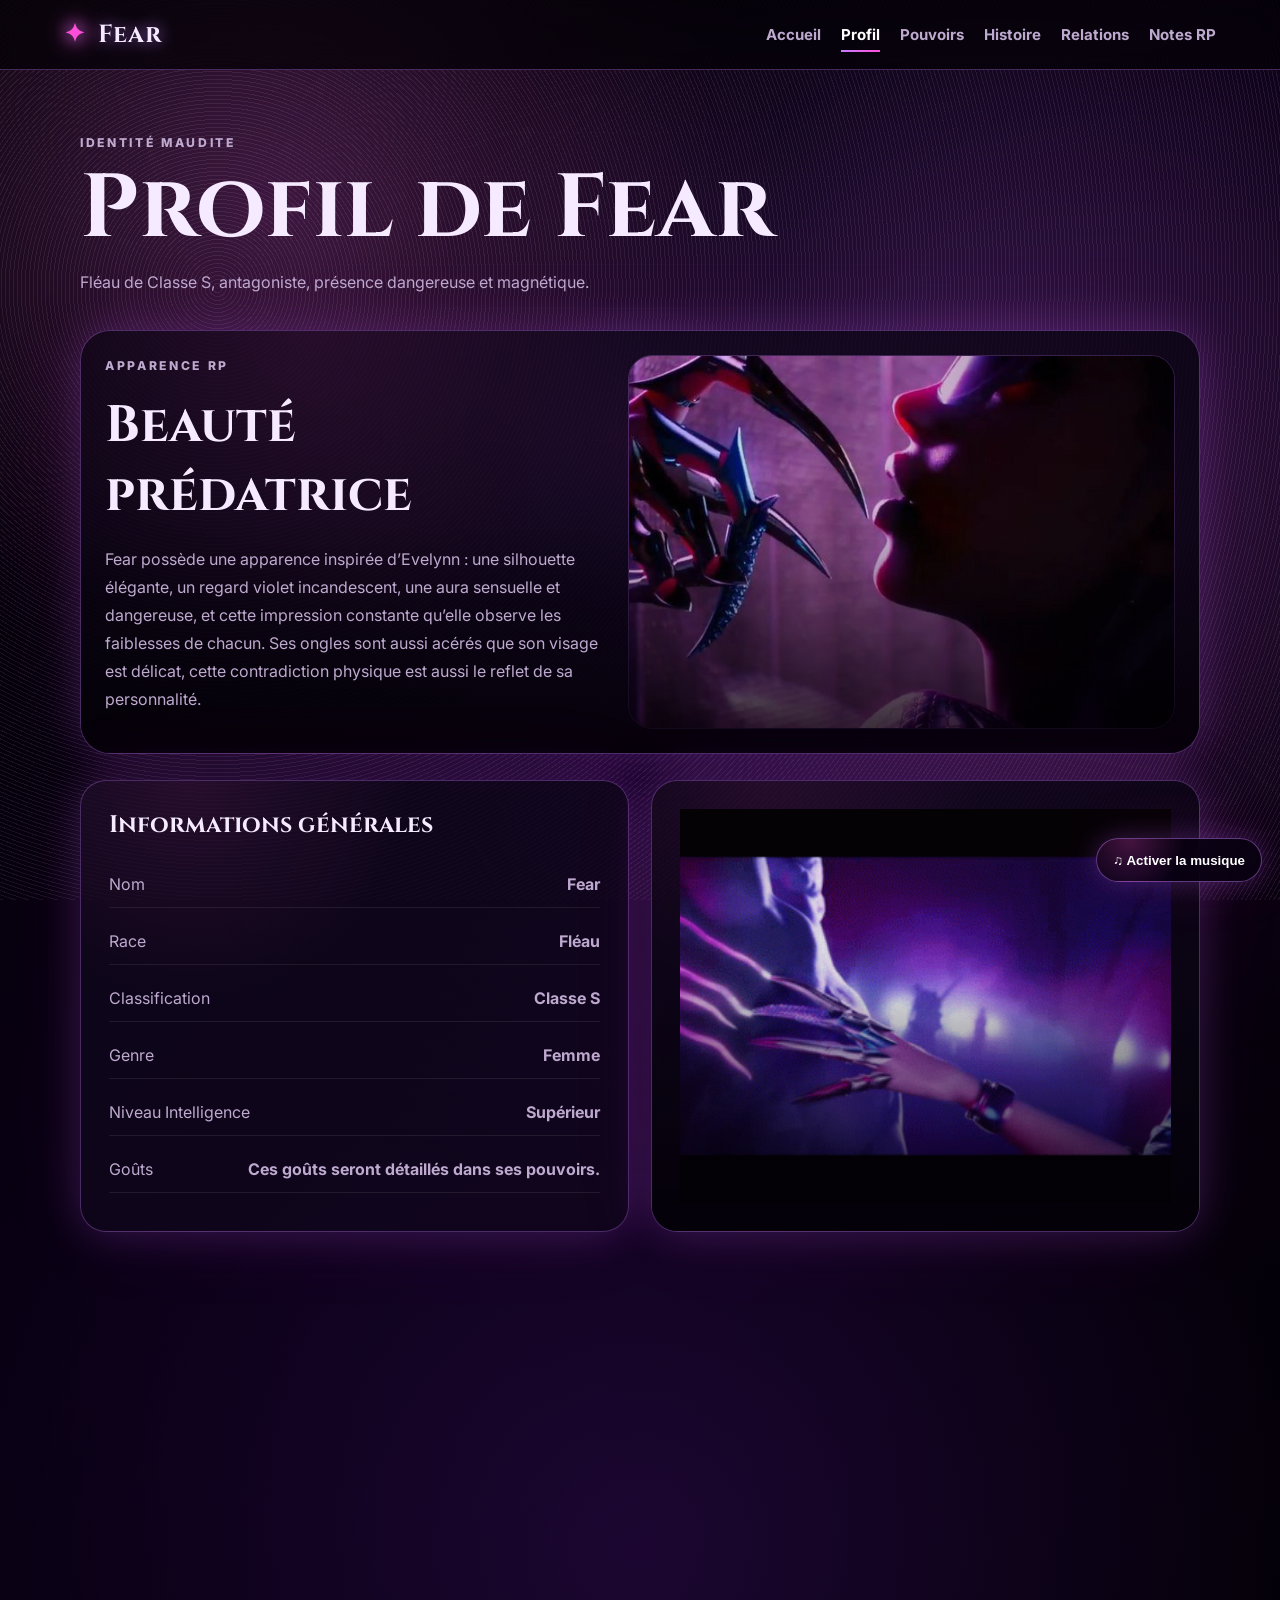
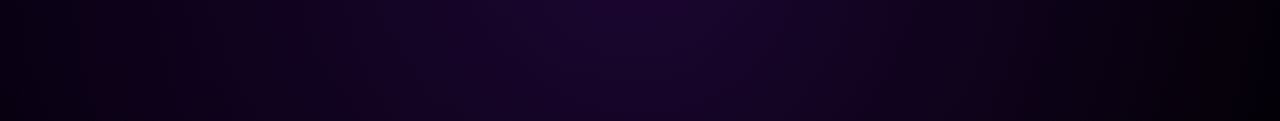
<file: profil.html>
<!DOCTYPE html>
<html lang="fr">
<head>
  <meta charset="UTF-8" />
  <meta name="viewport" content="width=device-width, initial-scale=1.0" />
  <link rel="stylesheet" href="assets/css/style.css" />
  <script defer src="assets/js/main.js"></script>
  <title>Profil — Fear</title>
</head>
<body data-page="profil">
  <audio id="bg-music" loop>
  <source src="assets/audio/musique_fear.m4a" type="audio/mp4">
</audio>

<button class="music-toggle" id="music-toggle" type="button">
  ♫ Activer la musique
</button>
  <div class="cursor-aura"></div>
  <div class="void-layer"></div>
  <div class="noise"></div>
  <header class="site-header">
    <a class="brand" href="index.html">
      <span class="brand-mark">✦</span>
      <span>Fear</span>
    </a>

    <button class="menu-btn" aria-label="Ouvrir le menu">☰</button>

    <nav class="nav">
      <a href="index.html">Accueil</a>
      <a href="profil.html">Profil</a>
      <a href="pouvoirs.html">Pouvoirs</a>
      <a href="histoire.html">Histoire</a>
      <a href="relations.html">Relations</a>
      <a href="notes-rp.html">Notes RP</a>
    </nav>
  </header>

  <main class="container page-enter">
    <section class="page-title">
      <p class="eyebrow">Identité maudite</p>
      <h1>Profil de Fear</h1>
      <p>Fléau de Classe S, antagoniste, présence dangereuse et magnétique.</p>
    </section>

    <section class="profile-showcase reveal">
      <div class="showcase-text">
        <p class="eyebrow">Apparence RP</p>
        <h2>Beauté prédatrice</h2>
        <p>Fear possède une apparence inspirée d’Evelynn : une silhouette élégante, un regard violet incandescent, une aura sensuelle et dangereuse, et cette impression constante qu’elle observe les faiblesses de chacun. Ses ongles sont aussi acérés que son visage est délicat, cette contradiction physique est aussi le reflet de sa personnalité.</p>
      </div>
      <img src="assets/image/IMG_fear_Sexy.jpg" alt="Apparence de Fear">
    </section>

    <section class="grid two">
      <article class="panel reveal">
        <h2>Informations générales</h2>
        <ul class="data-list">
          <li><span>Nom</span><strong>Fear</strong></li>
          <li><span>Race</span><strong>Fléau</strong></li>
          <li><span>Classification</span><strong>Classe S</strong></li>
          <li><span>Genre</span><strong>Femme</strong></li>
          <li><span>Niveau Intelligence</span><strong>Supérieur</strong></li>
          <li><span>Goûts</span><strong>Ces goûts seront détaillés dans ses pouvoirs.</strong></li>
        </ul>
      </article>
      <article class="panel image-side reveal"><img src="assets/image/Gif4_Fear_Sexy.gif" alt="Aura séduisante de Fear"></article>
    </section>

    <section class="panel reveal">
      <h2>Personnalité</h2>
      <p>Fear ne se contente pas d’effrayer, elle étudie les désirs, les regrets et les failles mentales. Elle préfère pousser ses adversaires à douter d’eux-mêmes avant de les attaquer frontalement.</p>
      <p>Elle fonctionne comme une antagoniste psychologique... séductrice, cruelle, patiente, capable de jouer avec les émotions humaines pour renforcer sa propre énergie maudite.</p>
    </section>

    <section class="quote-box reveal"><blockquote>“Méfie toi de tes peurs autant que de tes désirs.”</blockquote></section>
  </main>
</body>
</html>
</file>
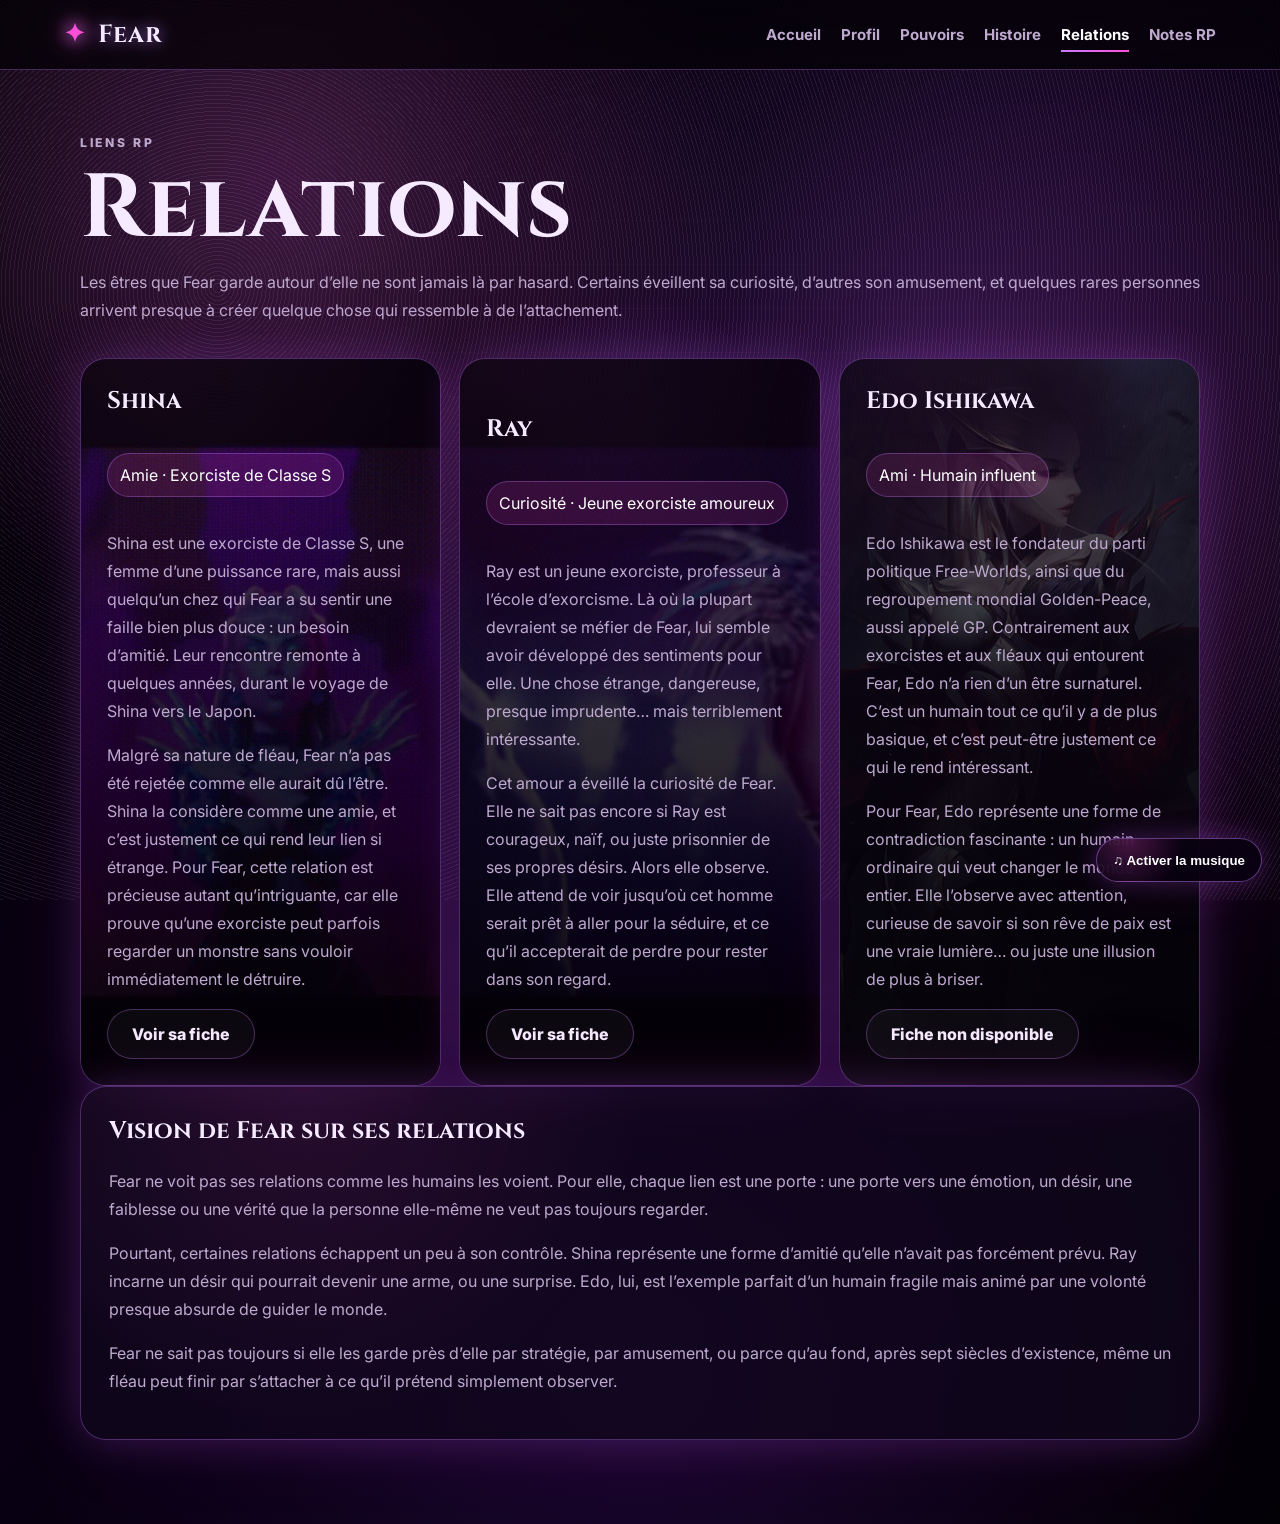
<file: relations.html>
<!DOCTYPE html>
<html lang="fr">
<head>
  <meta charset="UTF-8" />
  <meta name="viewport" content="width=device-width, initial-scale=1.0" />
  <link rel="stylesheet" href="assets/css/style.css" />
  <script defer src="assets/js/main.js"></script>
  <title>Relations — Fear</title>
</head>

<body data-page="relations">
  <audio id="bg-music" loop>
    <source src="assets/audio/musique_fear.m4a" type="audio/mp4">
  </audio>

  <button class="music-toggle" id="music-toggle" type="button">
    ♫ Activer la musique
  </button>

  <div class="cursor-aura"></div>
  <div class="void-layer"></div>
  <div class="noise"></div>

  <header class="site-header">
    <a class="brand" href="index.html">
      <span class="brand-mark">✦</span>
      <span>Fear</span>
    </a>

    <button class="menu-btn" aria-label="Ouvrir le menu">☰</button>

    <nav class="nav">
      <a href="index.html">Accueil</a>
      <a href="profil.html">Profil</a>
      <a href="pouvoirs.html">Pouvoirs</a>
      <a href="histoire.html">Histoire</a>
      <a href="relations.html">Relations</a>
      <a href="notes-rp.html">Notes RP</a>
    </nav>
  </header>

  <main class="container page-enter">
    <section class="page-title">
      <p class="eyebrow">Liens RP</p>
      <h1>Relations</h1>
      <p>
        Les êtres que Fear garde autour d’elle ne sont jamais là par hasard. Certains éveillent sa curiosité,
        d’autres son amusement, et quelques rares personnes arrivent presque à créer quelque chose qui ressemble
        à de l’attachement.
      </p>
    </section>

    <section class="cards-grid">
      <article class="relation-card image-card reveal">
        <img src="assets/image/Gif1_Fear_Aura.gif" alt="Aura de Fear">

        <div>
          <h2>Shina</h2>
          <p class="tag">Amie · Exorciste de Classe S</p>

          <p>
            Shina est une exorciste de Classe S, une femme d’une puissance rare, mais aussi quelqu’un chez qui
            Fear a su sentir une faille bien plus douce : un besoin d’amitié. Leur rencontre remonte à quelques
            années, durant le voyage de Shina vers le Japon.
          </p>

          <p>
            Malgré sa nature de fléau, Fear n’a pas été rejetée comme elle aurait dû l’être. Shina la considère
            comme une amie, et c’est justement ce qui rend leur lien si étrange. Pour Fear, cette relation est
            précieuse autant qu’intriguante, car elle prouve qu’une exorciste peut parfois regarder un monstre
            sans vouloir immédiatement le détruire.
          </p>

          <a class="btn ghost" href="https://sites.google.com/view/ashinagutterman/accueil?authuser=0" target="_blank" rel="noopener noreferrer">
            Voir sa fiche
          </a>
        </div>
      </article>

      <article class="relation-card image-card reveal">
        <img src="assets/image/Gif4_Fear_Sexy.gif" alt="Présence séduisante de Fear">

        <div>
          <h2>Ray</h2>
          <p class="tag">Curiosité · Jeune exorciste amoureux</p>

          <p>
            Ray est un jeune exorciste, professeur à l’école d’exorcisme. Là où la plupart devraient se méfier
            de Fear, lui semble avoir développé des sentiments pour elle. Une chose étrange, dangereuse, presque
            imprudente… mais terriblement intéressante.
          </p>

          <p>
            Cet amour a éveillé la curiosité de Fear. Elle ne sait pas encore si Ray est courageux, naïf, ou juste
            prisonnier de ses propres désirs. Alors elle observe. Elle attend de voir jusqu’où cet homme serait prêt
            à aller pour la séduire, et ce qu’il accepterait de perdre pour rester dans son regard.
          </p>

          <a class="btn ghost" href="https://docs.google.com/document/d/1kkiJO6E8EmD4DBqjTxVr8GyvcXS6kXSE8DCAaH9sF0Y/edit?tab=t.0" target="_blank" rel="noopener noreferrer">
            Voir sa fiche
          </a>
        </div>
      </article>

      <article class="relation-card image-card reveal">
        <img src="assets/image/IMG1_Fear_Aura.jpg" alt="Aura maudite de Fear">

        <div>
          <h2>Edo Ishikawa</h2>
          <p class="tag">Ami · Humain influent</p>

          <p>
            Edo Ishikawa est le fondateur du parti politique Free-Worlds, ainsi que du regroupement mondial
            Golden-Peace, aussi appelé GP. Contrairement aux exorcistes et aux fléaux qui entourent Fear, Edo
            n’a rien d’un être surnaturel. C’est un humain tout ce qu’il y a de plus basique, et c’est peut-être
            justement ce qui le rend intéressant.
          </p>

          <p>
            Pour Fear, Edo représente une forme de contradiction fascinante : un humain ordinaire qui veut changer
            le monde entier. Elle l’observe avec attention, curieuse de savoir si son rêve de paix est une vraie
            lumière… ou juste une illusion de plus à briser.
          </p>

          <span class="btn ghost">
            Fiche non disponible
          </span>
        </div>
      </article>
    </section>

    <section class="panel reveal">
      <h2>Vision de Fear sur ses relations</h2>

      <p>
        Fear ne voit pas ses relations comme les humains les voient. Pour elle, chaque lien est une porte :
        une porte vers une émotion, un désir, une faiblesse ou une vérité que la personne elle-même ne veut pas
        toujours regarder.
      </p>

      <p>
        Pourtant, certaines relations échappent un peu à son contrôle. Shina représente une forme d’amitié qu’elle
        n’avait pas forcément prévu. Ray incarne un désir qui pourrait devenir une arme, ou une surprise. Edo, lui,
        est l’exemple parfait d’un humain fragile mais animé par une volonté presque absurde de guider le monde.
      </p>

      <p>
        Fear ne sait pas toujours si elle les garde près d’elle par stratégie, par amusement, ou parce qu’au fond,
        après sept siècles d’existence, même un fléau peut finir par s’attacher à ce qu’il prétend simplement observer.
      </p>
    </section>
  </main>
</body>
</html>
</file>
<file: assets/css/style.css>
@import url('https://fonts.googleapis.com/css2?family=Cinzel:wght@500;700;900&family=Inter:wght@400;500;700;800&display=swap');
:root{--bg:#030006;--panel:rgba(17,7,28,.76);--text:#f5eaff;--muted:#bea9cf;--violet:#9d4edd;--violet-soft:#c77dff;--pink:#ff4fd8;--border:rgba(199,125,255,.32);--shadow:0 0 40px rgba(157,78,221,.25),0 0 90px rgba(255,79,216,.08)}
*{box-sizing:border-box}html{scroll-behavior:smooth}body{margin:0;min-height:100vh;color:var(--text);font-family:Inter,system-ui,sans-serif;background:radial-gradient(circle at 22% 12%,rgba(255,79,216,.18),transparent 28%),radial-gradient(circle at 75% 25%,rgba(157,78,221,.23),transparent 34%),radial-gradient(circle at 50% 90%,rgba(90,24,154,.26),transparent 40%),linear-gradient(135deg,#020004 0%,#090014 45%,#030006 100%);overflow-x:hidden}body::before{content:"";position:fixed;inset:0;z-index:0;pointer-events:none;background:linear-gradient(rgba(255,255,255,.025) 1px,transparent 1px),linear-gradient(90deg,rgba(255,255,255,.025) 1px,transparent 1px);background-size:44px 44px;mask-image:radial-gradient(circle at center,black,transparent 76%)}
.noise{position:fixed;inset:0;z-index:1;pointer-events:none;opacity:.08;background-image:repeating-radial-gradient(circle at 17% 32%,rgba(255,255,255,.9) 0 1px,transparent 1px 4px);mix-blend-mode:screen}.void-layer{position:fixed;inset:-25%;z-index:0;pointer-events:none;background:radial-gradient(circle at 30% 30%,rgba(199,125,255,.09),transparent 28%),radial-gradient(circle at 75% 55%,rgba(255,79,216,.08),transparent 34%),radial-gradient(circle at 50% 75%,rgba(60,9,108,.17),transparent 30%);filter:blur(32px);animation:voidDrift 16s ease-in-out infinite alternate}@keyframes voidDrift{from{transform:translate(-2%,-1%) scale(1)}to{transform:translate(3%,2%) scale(1.08)}}
.animated-bg{position:fixed;inset:0;z-index:0;pointer-events:none;opacity:.18;overflow:hidden}.animated-bg.soft{opacity:.11}.animated-bg img{width:100%;height:100%;object-fit:cover;filter:blur(2px) saturate(1.25)}.cursor-aura{width:340px;height:340px;position:fixed;left:50%;top:50%;z-index:2;pointer-events:none;border-radius:50%;transform:translate(-50%,-50%);background:radial-gradient(circle,rgba(255,79,216,.20),rgba(157,78,221,.11),transparent 64%);opacity:.9}
.site-header{position:sticky;top:0;z-index:20;display:flex;justify-content:space-between;align-items:center;padding:18px clamp(18px,5vw,72px);background:rgba(3,0,6,.74);border-bottom:1px solid var(--border);backdrop-filter:blur(16px)}.brand{display:inline-flex;align-items:center;gap:12px;color:var(--text);text-decoration:none;font-family:Cinzel,serif;font-size:1.55rem;font-weight:700;letter-spacing:.03em;text-shadow:0 0 16px rgba(199,125,255,.75)}.brand-mark{color:var(--pink);filter:drop-shadow(0 0 10px var(--pink))}.nav{display:flex;gap:20px}.nav a{position:relative;color:var(--muted);text-decoration:none;font-weight:700;font-size:.94rem;transition:color .25s ease}.nav a::after{content:"";position:absolute;left:0;right:100%;bottom:-8px;height:2px;background:linear-gradient(90deg,var(--violet-soft),var(--pink));transition:right .25s ease}.nav a:hover,body[data-page="accueil"] .nav a[href="index.html"],body[data-page="profil"] .nav a[href="profil.html"],body[data-page="pouvoirs"] .nav a[href="pouvoirs.html"],body[data-page="histoire"] .nav a[href="histoire.html"],body[data-page="relations"] .nav a[href="relations.html"],body[data-page="notes"] .nav a[href="notes-rp.html"]{color:#fff}.nav a:hover::after,body[data-page="accueil"] .nav a[href="index.html"]::after,body[data-page="profil"] .nav a[href="profil.html"]::after,body[data-page="pouvoirs"] .nav a[href="pouvoirs.html"]::after,body[data-page="histoire"] .nav a[href="histoire.html"]::after,body[data-page="relations"] .nav a[href="relations.html"]::after,body[data-page="notes"] .nav a[href="notes-rp.html"]::after{right:0}.menu-btn{display:none;color:var(--text);background:rgba(255,255,255,.04);border:1px solid var(--border);border-radius:10px;padding:8px 11px;font-size:1.1rem}
.hero,.container,.footer{position:relative;z-index:5}.hero{width:min(1240px,calc(100% - 36px));min-height:calc(100vh - 78px);margin:0 auto;display:grid;grid-template-columns:minmax(0,1.05fr) minmax(330px,.95fr);align-items:center;gap:44px;padding:70px 0}.eyebrow{margin:0 0 14px;color:var(--violet-soft);text-transform:uppercase;letter-spacing:.22em;font-weight:800;font-size:.76rem}h1,h2{font-family:Cinzel,serif}.hero h1{margin:0;font-size:clamp(5rem,16vw,12rem);line-height:.78;letter-spacing:-.08em;background:linear-gradient(180deg,#fff,#d8b4ff 38%,#ff4fd8 76%,#6b21a8);-webkit-background-clip:text;color:transparent;text-shadow:0 0 44px rgba(199,125,255,.18)}.subtitle{margin:22px 0;font-family:Cinzel,serif;font-size:clamp(1.45rem,4vw,2.55rem);color:#fff;text-shadow:0 0 24px rgba(255,79,216,.55)}.lead,.page-title p,.panel p,.step p,.feature-card p,.relation-card p,.footer,.profile-showcase p,.power-banner p,.story-hero p,.notes-banner p,.visual-caption p{color:var(--muted);line-height:1.75}.lead{max-width:740px;font-size:1.08rem}.hero-actions{display:flex;flex-wrap:wrap;gap:16px;margin-top:30px}.btn{min-height:50px;padding:0 24px;display:inline-flex;align-items:center;justify-content:center;border-radius:999px;text-decoration:none;font-weight:800;transition:transform .25s ease}.btn:hover{transform:translateY(-4px)}.btn.primary{color:#fff;background:linear-gradient(135deg,var(--violet),var(--pink));box-shadow:0 0 28px rgba(255,79,216,.34)}.btn.ghost{color:var(--text);border:1px solid var(--border);background:rgba(255,255,255,.035)}
.panel,.feature-card,.relation-card,.step,.quote-box,.hero-visual,.profile-showcase,.power-banner,.story-hero,.wide-image,.notes-banner,.image-side{border:1px solid var(--border);background:radial-gradient(circle at 20% 0%,rgba(255,79,216,.10),transparent 35%),var(--panel);box-shadow:var(--shadow);backdrop-filter:blur(18px)}.hero-visual,.image-side,.wide-image,.story-hero,.profile-showcase,.power-banner,.notes-banner{position:relative;overflow:hidden;border-radius:30px}.hero-visual{min-height:650px}.hero-visual img,.image-side img,.wide-image img,.story-hero img,.profile-showcase img,.power-banner img,.notes-banner img{width:100%;height:100%;display:block;object-fit:cover}.hero-visual::after,.image-side::after,.wide-image::after,.story-hero::after,.profile-showcase::after{content:"";position:absolute;inset:0;background:linear-gradient(to top,rgba(3,0,6,.78),transparent 55%),radial-gradient(circle at 50% 20%,transparent,rgba(3,0,6,.38));pointer-events:none}.visual-caption{position:absolute;left:24px;right:24px;bottom:24px;z-index:2;padding:18px;border-radius:22px;border:1px solid rgba(199,125,255,.35);background:rgba(3,0,6,.62);backdrop-filter:blur(14px)}.visual-caption span{display:block;color:#ff4fd8;font-family:Cinzel,serif;font-size:1.2rem}.visual-caption strong{display:block;margin-top:4px;color:#fff;font-size:1.6rem;font-family:Cinzel,serif}
.container{width:min(1120px,calc(100% - 36px));margin:0 auto;padding:62px 0}.page-title{margin-bottom:34px}.page-title h1{margin:0;font-size:clamp(2.6rem,7vw,5.8rem);line-height:.95}.grid.two{display:grid;grid-template-columns:repeat(2,minmax(0,1fr));gap:22px}.panel,.quote-box{padding:28px;border-radius:26px;margin-bottom:22px}.panel h2,.step h2,.feature-card h2,.relation-card h2{margin-top:0}.data-list{list-style:none;padding:0;margin:0}.data-list li{display:flex;justify-content:space-between;gap:20px;padding:13px 0;border-bottom:1px solid rgba(255,255,255,.08)}.data-list span{color:var(--muted)}.cards-grid{display:grid;grid-template-columns:repeat(3,minmax(0,1fr));gap:18px}.feature-card,.relation-card{position:relative;min-height:260px;padding:26px;border-radius:26px;overflow:hidden;text-decoration:none;color:var(--text);transition:transform .25s ease,border-color .25s ease}.image-card{display:grid;align-items:end}.image-card>img{position:absolute;inset:0;width:100%;height:100%;opacity:.38;object-fit:cover;transition:opacity .25s ease,transform .4s ease}.image-card::after{content:"";position:absolute;inset:0;background:linear-gradient(to top,rgba(3,0,6,.93),rgba(3,0,6,.22))}.image-card>div{position:relative;z-index:2}.feature-card:hover,.relation-card:hover{transform:translateY(-6px);border-color:rgba(255,79,216,.58)}.image-card:hover>img{opacity:.55;transform:scale(1.05)}.icon{display:inline-grid;place-items:center;width:58px;height:58px;margin-bottom:20px;border-radius:18px;color:#fff;background:rgba(157,78,221,.18);border:1px solid var(--border);box-shadow:0 0 22px rgba(255,79,216,.18);font-size:1.5rem}
.profile-showcase,.power-banner,.story-hero,.notes-banner{display:grid;grid-template-columns:minmax(0,.95fr) minmax(280px,1.05fr);gap:28px;align-items:center;padding:24px;margin-bottom:26px}.profile-showcase img,.power-banner img,.story-hero img,.notes-banner img{min-height:360px;max-height:520px;border-radius:24px;border:1px solid rgba(199,125,255,.28)}.profile-showcase .showcase-text,.story-hero .story-hero-text{position:relative;z-index:2}.profile-showcase h2,.power-banner h2,.story-hero h2,.notes-banner h2{margin:0 0 12px;font-size:clamp(1.8rem,4vw,3.2rem)}.image-side{min-height:420px}.timeline{display:grid;gap:20px}.step{position:relative;padding:28px 28px 28px 86px;border-radius:26px}.step>span{position:absolute;left:28px;top:28px;font-family:Cinzel,serif;font-size:1.65rem;color:var(--pink);text-shadow:0 0 16px rgba(255,79,216,.68)}.step li,.panel li{color:var(--muted);margin:10px 0}.step-with-image{display:grid;grid-template-columns:minmax(0,1fr) 260px;gap:20px;align-items:center}.step-with-image img{width:100%;min-height:220px;object-fit:cover;border-radius:20px;border:1px solid rgba(199,125,255,.28)}.tag{display:inline-flex;padding:7px 12px;border-radius:999px;color:#fff!important;background:rgba(255,79,216,.13);border:1px solid var(--border)}.quote-box blockquote{margin:0;font-family:Cinzel,serif;font-size:clamp(1.25rem,3vw,2.3rem);color:#fff;text-shadow:0 0 24px rgba(199,125,255,.32)}.rp-line{font-family:Cinzel,serif;font-size:1.35rem;color:#fff!important}.wide-image{min-height:360px;margin:22px 0}.footer{width:min(1120px,calc(100% - 36px));margin:0 auto;padding:30px 0 55px;text-align:center;font-family:Cinzel,serif;color:#d8b4ff}.page-enter{animation:pageEnter .7s ease both}@keyframes pageEnter{from{opacity:0;transform:translateY(20px);filter:blur(9px)}to{opacity:1;transform:translateY(0);filter:blur(0)}}.reveal{opacity:0;transform:translateY(22px);transition:opacity .7s ease,transform .7s ease}.reveal.visible{opacity:1;transform:translateY(0)}
@media(max-width:900px){.menu-btn{display:block}.nav{position:absolute;top:calc(100% + 10px);left:18px;right:18px;display:none;flex-direction:column;padding:18px;border:1px solid var(--border);border-radius:18px;background:rgba(3,0,6,.95)}.nav.open{display:flex}.hero,.grid.two,.cards-grid,.profile-showcase,.power-banner,.story-hero,.notes-banner,.step-with-image{grid-template-columns:1fr}.hero{min-height:auto;padding:48px 0}.hero h1{font-size:clamp(4.4rem,30vw,8rem)}.hero-visual{min-height:440px}.profile-showcase img,.power-banner img,.story-hero img,.notes-banner img{min-height:280px}}@media(max-width:520px){.site-header{padding:15px 16px}.brand{font-size:1.25rem}.step{padding-left:28px}.step>span{position:static;display:block;margin-bottom:8px}.data-list li{flex-direction:column;gap:4px}.hero-visual{min-height:360px}}

.music-toggle {
  position: fixed;
  right: 18px;
  bottom: 18px;
  z-index: 50;
  min-height: 44px;
  padding: 0 16px;
  border-radius: 999px;
  border: 1px solid rgba(199, 125, 255, 0.45);
  color: #fff;
  background:
    radial-gradient(circle at 20% 0%, rgba(255, 79, 216, 0.25), transparent 40%),
    rgba(8, 0, 16, 0.82);
  box-shadow:
    0 0 24px rgba(157, 78, 221, 0.28),
    0 0 60px rgba(255, 79, 216, 0.10);
  backdrop-filter: blur(14px);
  font-weight: 800;
  cursor: pointer;
  transition: transform 0.25s ease, border-color 0.25s ease, opacity 0.25s ease;
}

.music-toggle:hover {
  transform: translateY(-3px);
  border-color: rgba(255, 79, 216, 0.75);
}

.music-toggle.playing {
  color: #ffdaf7;
  border-color: rgba(255, 79, 216, 0.75);
}
</file>
